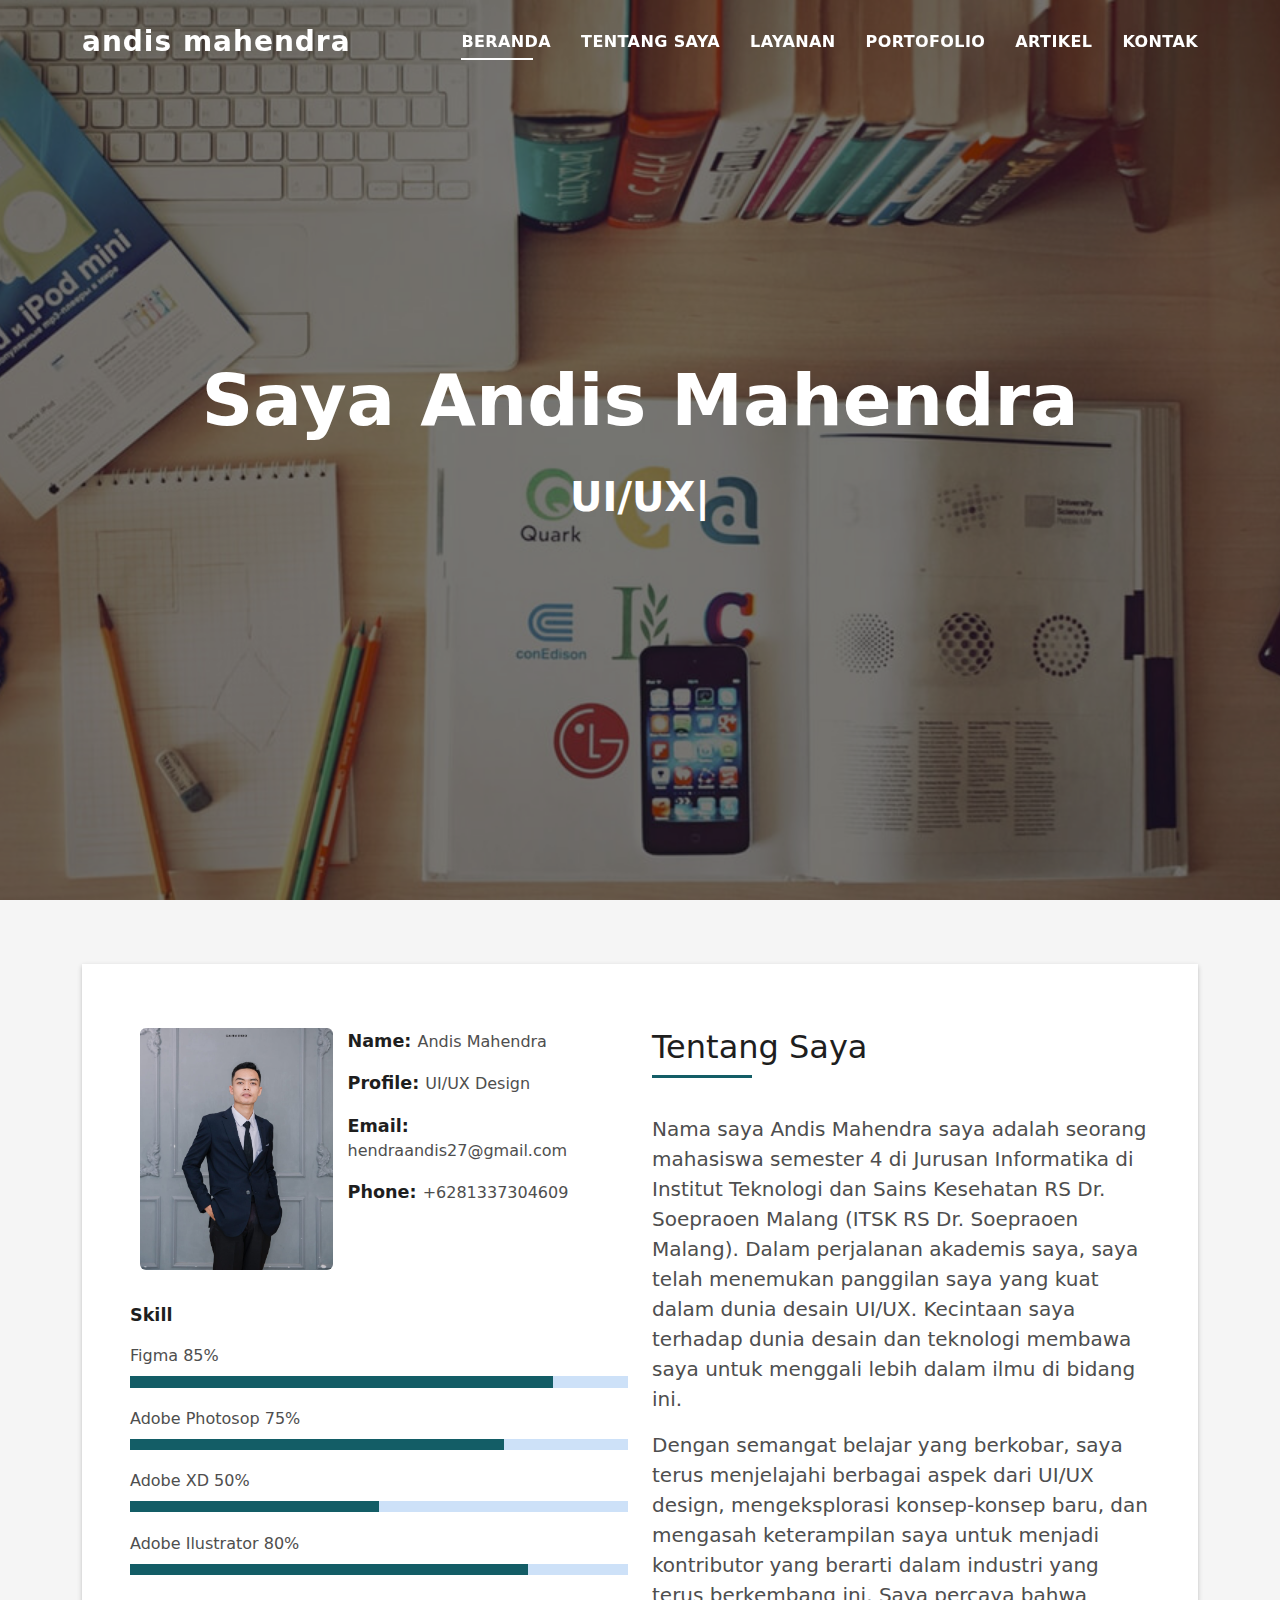
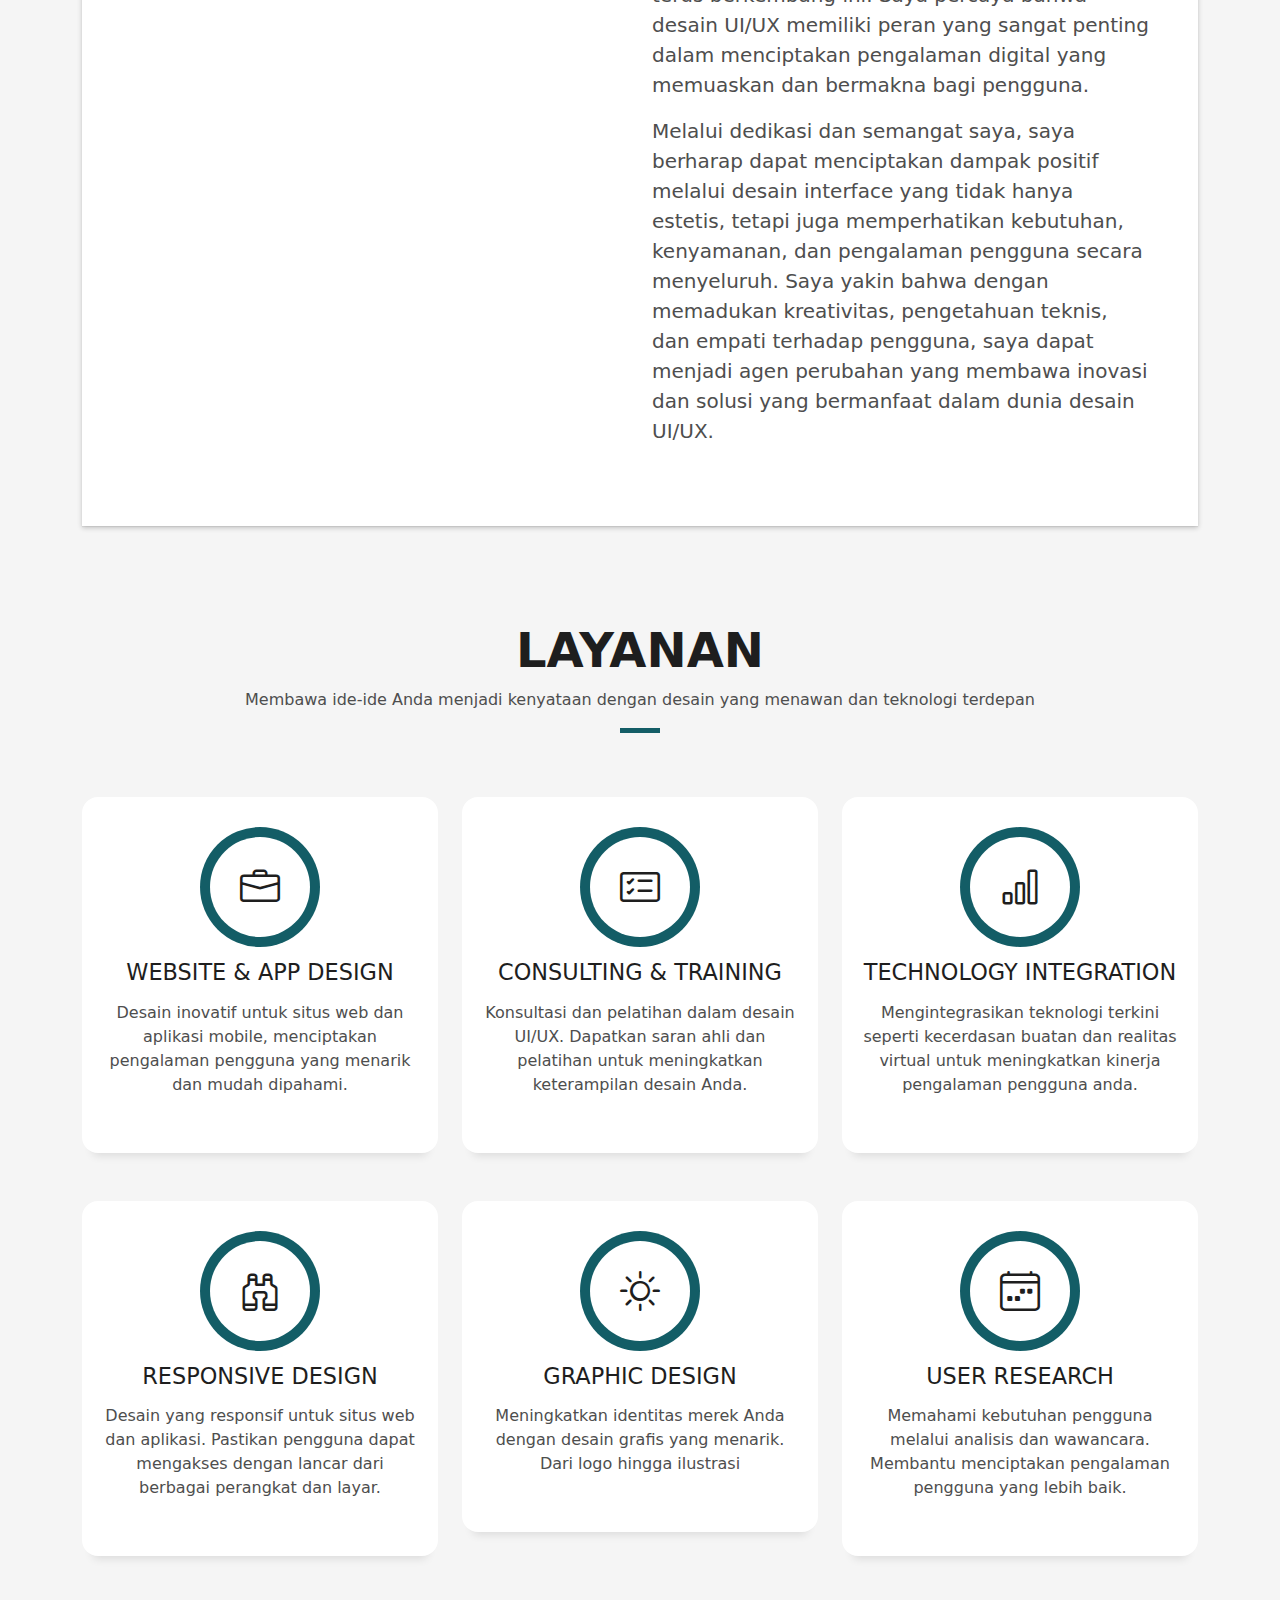
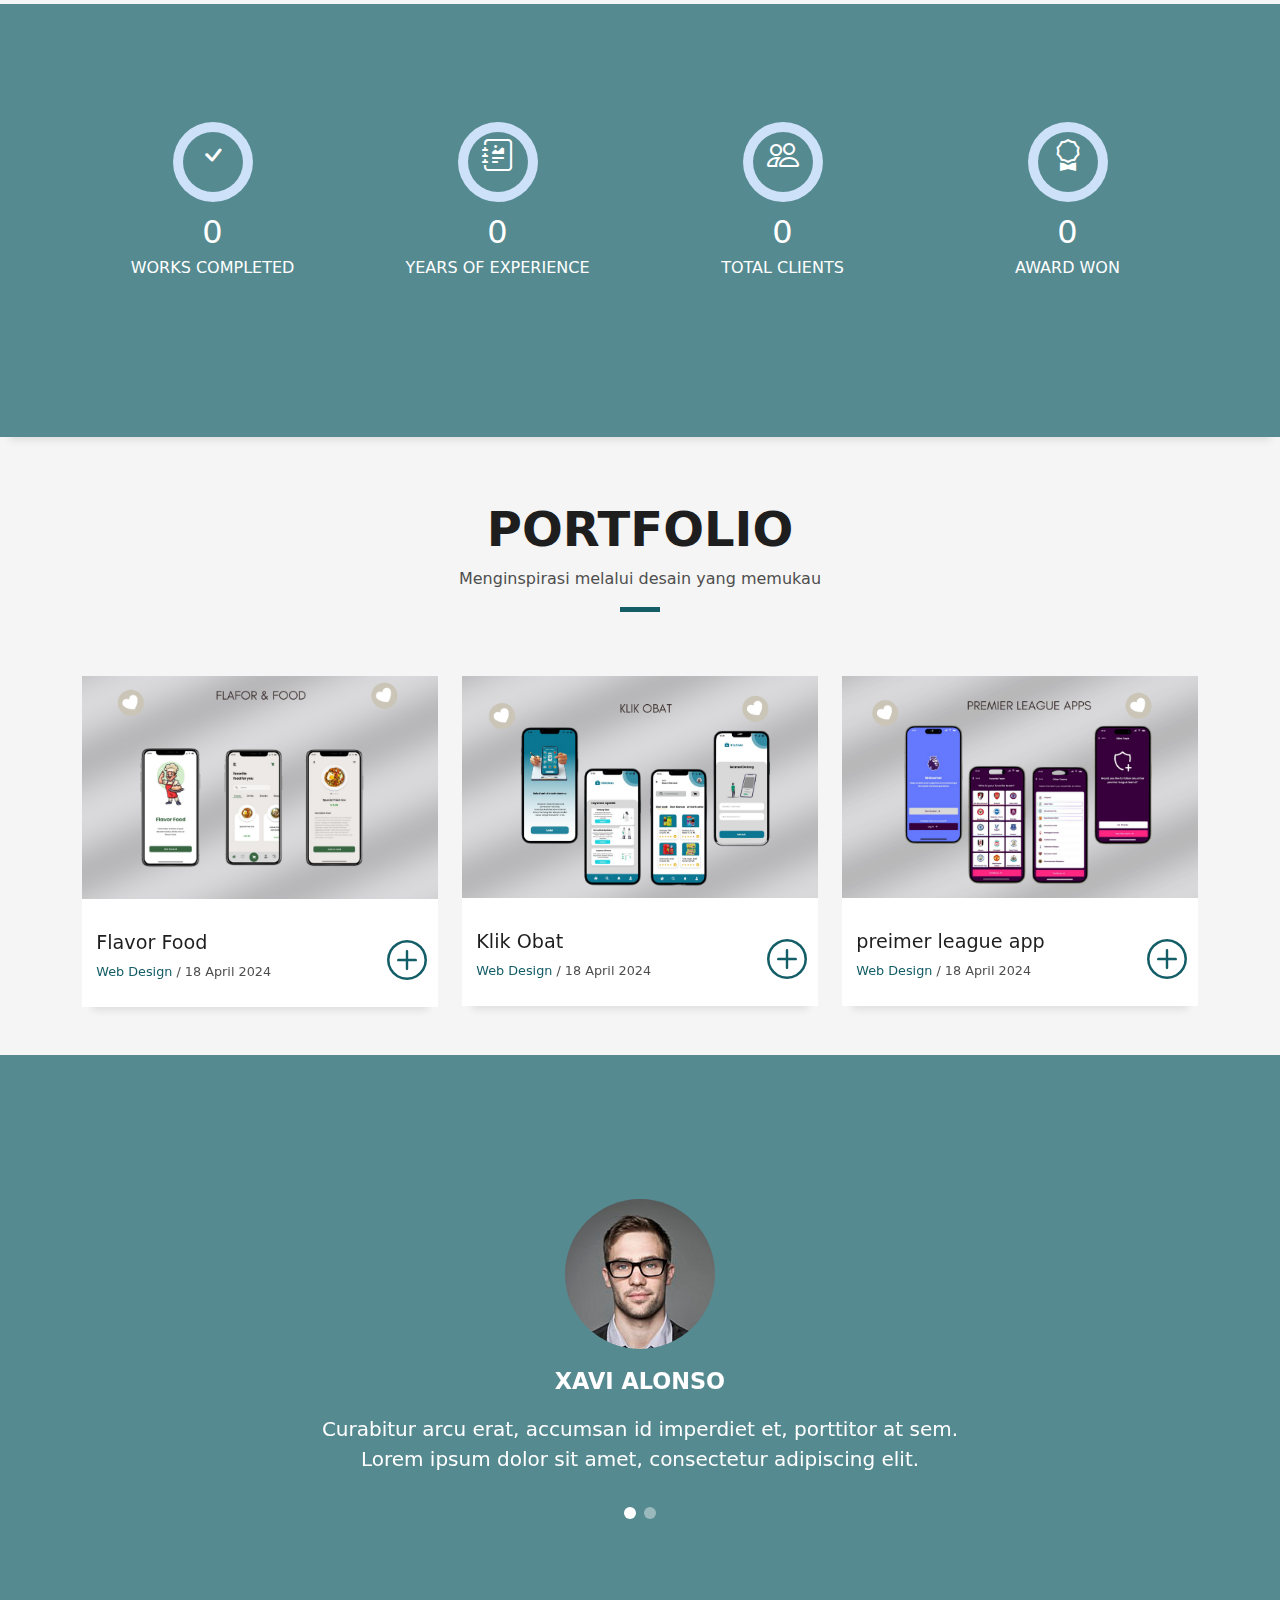
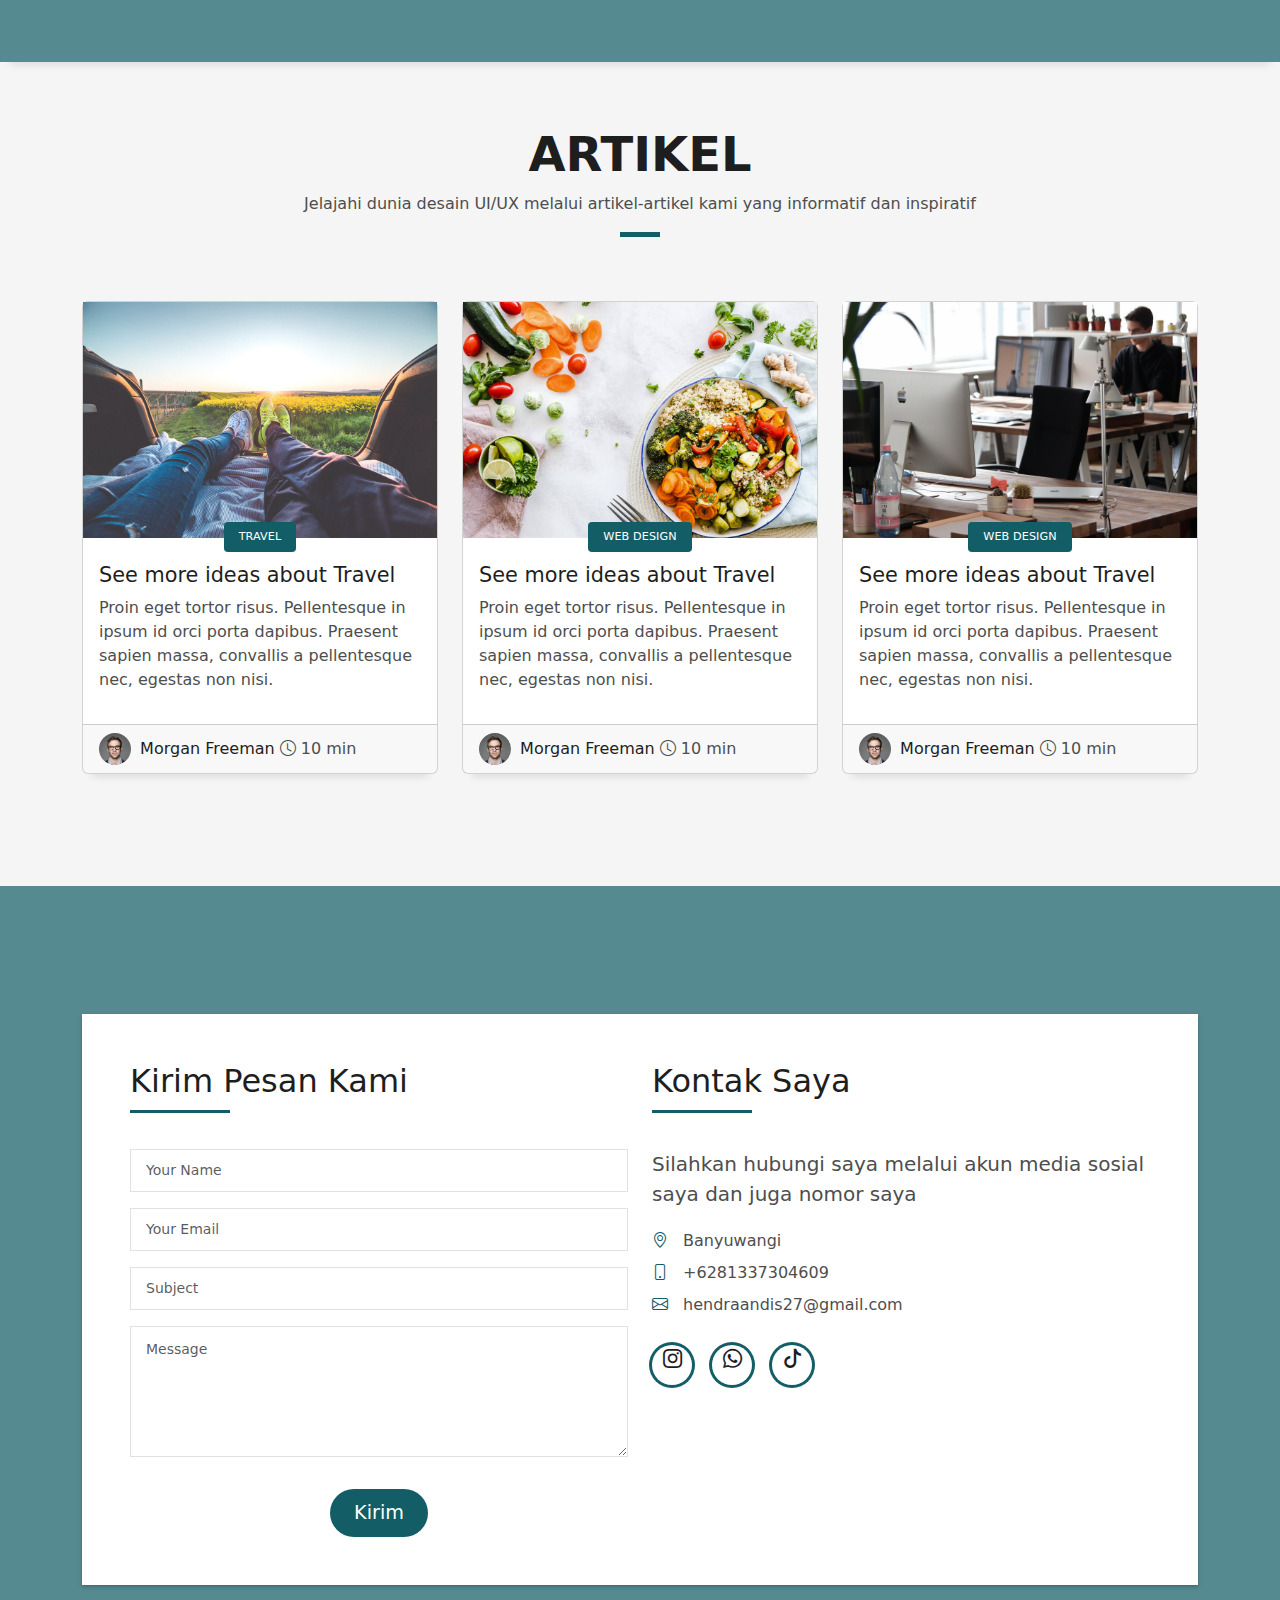
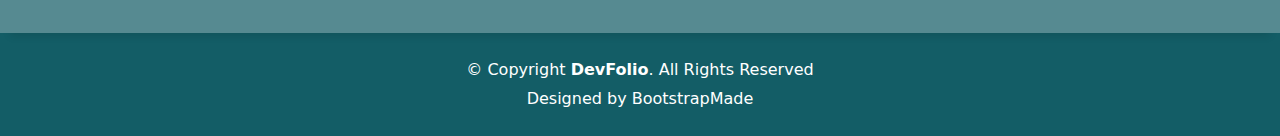
<file: index.html>
<!DOCTYPE html>
<html lang="en">

<head>
  <meta charset="utf-8">
  <meta content="width=device-width, initial-scale=1.0" name="viewport">

  <title>andis mahendra</title>
  <meta content="" name="description">
  <meta content="" name="keywords">

  <!-- Favicons -->
  <link href="assets/img/paviconandis.jpeg" rel="icon">
  <link href="assets/img/paviconandis.jpeg" rel="apple-touch-icon">

  <!-- Vendor CSS Files -->
  <link href="assets/vendor/bootstrap/css/bootstrap.min.css" rel="stylesheet">
  <link href="assets/vendor/bootstrap-icons/bootstrap-icons.css" rel="stylesheet">
  <link href="assets/vendor/glightbox/css/glightbox.min.css" rel="stylesheet">
  <link href="assets/vendor/swiper/swiper-bundle.min.css" rel="stylesheet">

  <!-- Template Main CSS File -->
  <link href="assets/css/style.css" rel="stylesheet">

  <!-- =======================================================
  * Template Name: DevFolio
  * Template URL: https://bootstrapmade.com/devfolio-bootstrap-portfolio-html-template/
  * Updated: Mar 17 2024 with Bootstrap v5.3.3
  * Author: BootstrapMade.com
  * License: https://bootstrapmade.com/license/
  ======================================================== -->
</head>

<body> 

  <!-- ======= Header ======= -->
  <header id="header" class="fixed-top">
    <div class="container d-flex align-items-center justify-content-between">

      <h1 class="logo"><a href="index.html">andis mahendra</a></h1>
      <!-- Uncomment below if you prefer to use an image logo -->
      <!-- <a href="index.html" class="logo"><img src="assets/img/logo.png" alt="" class="img-fluid"></a>-->

      <nav id="navbar" class="navbar">
        <ul>
          <li><a class="nav-link scrollto active" href="#hero">Beranda</a></li>
          <li><a class="nav-link scrollto" href="#about">Tentang Saya</a></li>
          <li><a class="nav-link scrollto" href="#services">Layanan</a></li>
          <li><a class="nav-link scrollto " href="#work">Portofolio</a></li>
          <li><a class="nav-link scrollto " href="#blog">Artikel</a></li>
          <li><a class="nav-link scrollto" href="#contact">Kontak</a></li>
          <!-- <li class="dropdown"><a href="#"><span>Drop Down</span> <i class="bi bi-chevron-down"></i></a>
            <ul>
              <li><a href="#">Drop Down 1</a></li>
              <li class="dropdown"><a href="#"><span>Deep Drop Down</span> <i class="bi bi-chevron-right"></i></a>
                <ul>
                  <li><a href="#">Deep Drop Down 1</a></li>
                  <li><a href="#">Deep Drop Down 2</a></li>
                  <li><a href="#">Deep Drop Down 3</a></li>
                  <li><a href="#">Deep Drop Down 4</a></li>
                  <li><a href="#">Deep Drop Down 5</a></li>
                </ul>
              </li>
              <li><a href="#">Drop Down 2</a></li>
              <li><a href="#">Drop Down 3</a></li>
              <li><a href="#">Drop Down 4</a></li>
            </ul> -->
        <i class="bi bi-list mobile-nav-toggle"></i>
      </nav><!-- .navbar -->

    </div>
  </header><!-- End Header -->

  <!-- ======= Hero Section ======= -->
  <div id="hero" class="hero route bg-image" style="background-image: url(assets/img/work-6.jpg)">
    <div class="overlay-itro"></div>
    <div class="hero-content display-table">
      <div class="table-cell">
        <div class="container">
          <!--<p class="display-6 color-d">Hello, world!</p>-->
          <h1 class="hero-title mb-4">Saya Andis Mahendra</h1>
          <p class="hero-subtitle"><span class="typed" data-typed-items="UI/UX, Web Design, Graphic Design"></span></p>
          <!-- <p class="pt-3"><a class="btn btn-primary btn js-scroll px-4" href="#about" role="button">Learn More</a></p> -->
        </div>
      </div>
    </div>
  </div><!-- End Hero Section -->

  <main id="main">

    <!-- ======= About Section ======= -->
    <section id="about" class="about-mf sect-pt4 route">
      <div class="container">
        <div class="row">
          <div class="col-sm-12">
            <div class="box-shadow-full">
              <div class="row">
                <div class="col-md-6">
                  <div class="row">
                    <div class="col-sm-6 col-md-5">
                      <div class="about-img">
                        <img src="assets/img/andisprofil.jpg" class="img-fluid rounded b-shadow-a" alt="">
                      </div>
                    </div>
                    <div class="col-sm-6 col-md-7">
                      <div class="about-info">
                        <p><span class="title-s">Name: </span> <span>Andis Mahendra</span></p>
                        <p><span class="title-s">Profile: </span> <span>UI/UX Design</span></p>
                        <p><span class="title-s">Email: </span> <span>hendraandis27@gmail.com</span></p>
                        <p><span class="title-s">Phone: </span> <span>+6281337304609</span></p>
                      </div>
                    </div>
                  </div>
                  <div class="skill-mf">
                    <p class="title-s">Skill</p>
                    <span>Figma</span> <span class="pull-right">85%</span>
                    <div class="progress">
                      <div class="progress-bar" role="progressbar" style="width: 85%;" aria-valuenow="85" aria-valuemin="0" aria-valuemax="100"></div>
                    </div>
                    <span>Adobe Photosop</span> <span class="pull-right">75%</span>
                    <div class="progress">
                      <div class="progress-bar" role="progressbar" style="width: 75%" aria-valuenow="75" aria-valuemin="0" aria-valuemax="100"></div>
                    </div>
                    <span>Adobe XD</span> <span class="pull-right">50%</span>
                    <div class="progress">
                      <div class="progress-bar" role="progressbar" style="width: 50%" aria-valuenow="50" aria-valuemin="0" aria-valuemax="100"></div>
                    </div>
                    <span></span>Adobe Ilustrator <span class="pull-right">80%</span>
                    <div class="progress">
                      <div class="progress-bar" role="progressbar" style="width: 80%" aria-valuenow="90" aria-valuemin="0" aria-valuemax="100"></div>
                    </div>
                  </div>
                </div>
                <div class="col-md-6">
                  <div class="about-me pt-4 pt-md-0">
                    <div class="title-box-2">
                      <h5 class="title-left">
                        Tentang Saya 
                      </h5>
                    </div>
                    <p class="lead">
                      Nama saya Andis Mahendra saya adalah seorang mahasiswa semester 4 di Jurusan Informatika di Institut Teknologi dan Sains Kesehatan RS Dr. Soepraoen Malang (ITSK RS Dr. Soepraoen Malang). Dalam perjalanan akademis saya, saya telah menemukan panggilan saya yang kuat dalam dunia desain UI/UX. Kecintaan saya terhadap dunia desain dan teknologi membawa saya untuk menggali lebih dalam ilmu di bidang ini.
                    </p>
                    <p class="lead">
                      Dengan semangat belajar yang berkobar, saya terus menjelajahi berbagai aspek dari UI/UX design, mengeksplorasi konsep-konsep baru, dan mengasah keterampilan saya untuk menjadi kontributor yang berarti dalam industri yang terus berkembang ini. Saya percaya bahwa desain UI/UX memiliki peran yang sangat penting dalam menciptakan pengalaman digital yang memuaskan dan bermakna bagi pengguna.
                    </p>
                    <p class="lead">
                      Melalui dedikasi dan semangat saya, saya berharap dapat menciptakan dampak positif melalui desain interface yang tidak hanya estetis, tetapi juga memperhatikan kebutuhan, kenyamanan, dan pengalaman pengguna secara menyeluruh. Saya yakin bahwa dengan memadukan kreativitas, pengetahuan teknis, dan empati terhadap pengguna, saya dapat menjadi agen perubahan yang membawa inovasi dan solusi yang bermanfaat dalam dunia desain UI/UX.
                    </p>
                  </div>
                </div>
              </div>
            </div>
          </div>
        </div>
      </div>
    </section><!-- End About Section -->

    <!-- ======= Services Section ======= -->
    <section id="services" class="services-mf pt-5 route">
      <div class="container">
        <div class="row">
          <div class="col-sm-12">
            <div class="title-box text-center">
              <h3 class="title-a">
                Layanan
              </h3>
              <p class="subtitle-a">
                Membawa ide-ide Anda menjadi kenyataan dengan desain yang menawan dan teknologi terdepan
              </p>
              <div class="line-mf"></div>
            </div>
          </div>
        </div>
        <div class="row">
          <div class="col-md-4">
            <div class="service-box">
              <div class="service-ico">
                <span class="ico-circle"><i class="bi bi-briefcase"></i></span>
              </div>
              <div class="service-content">
                <h2 class="s-title">Website & App Design</h2>
                <p class="s-description text-center">
                  Desain inovatif untuk situs web dan aplikasi mobile, menciptakan pengalaman pengguna yang menarik dan mudah dipahami.
                </p>
              </div>
            </div>
          </div>
          <div class="col-md-4">
            <div class="service-box">
              <div class="service-ico">
                <span class="ico-circle"><i class="bi bi-card-checklist"></i></span>
              </div>
              <div class="service-content">
                <h2 class="s-title">Consulting & Training</h2>
                <p class="s-description text-center">
                  Konsultasi dan pelatihan dalam desain UI/UX. Dapatkan saran ahli dan pelatihan untuk meningkatkan keterampilan desain Anda.
                </p>
              </div>
            </div>
          </div>
          <div class="col-md-4">
            <div class="service-box">
              <div class="service-ico">
                <span class="ico-circle"><i class="bi bi-bar-chart"></i></span>
              </div>
              <div class="service-content">
                <h2 class="s-title">Technology Integration</h2>
                <p class="s-description text-center">
                  Mengintegrasikan teknologi terkini seperti kecerdasan buatan dan realitas virtual untuk meningkatkan kinerja pengalaman pengguna anda.
                </p>
              </div>
            </div>
          </div>
          <div class="col-md-4">
            <div class="service-box">
              <div class="service-ico">
                <span class="ico-circle"><i class="bi bi-binoculars"></i></span>
              </div>
              <div class="service-content">
                <h2 class="s-title">Responsive Design</h2>
                <p class="s-description text-center">
                  Desain yang responsif untuk situs web dan aplikasi. Pastikan pengguna dapat mengakses dengan lancar dari berbagai perangkat dan layar.
                </p>
              </div>
            </div>
          </div>
          <div class="col-md-4">
            <div class="service-box">
              <div class="service-ico">
                <span class="ico-circle"><i class="bi bi-brightness-high"></i></span>
              </div>
              <div class="service-content">
                <h2 class="s-title">Graphic Design</h2>
                <p class="s-description text-center">
                  Meningkatkan identitas merek Anda dengan desain grafis yang menarik. Dari logo hingga ilustrasi
                </p>
              </div>
            </div>
          </div>
          <div class="col-md-4">
            <div class="service-box">
              <div class="service-ico">
                <span class="ico-circle"><i class="bi bi-calendar4-week"></i></span>
              </div>
              <div class="service-content">
                <h2 class="s-title">User Research</h2>
                <p class="s-description text-center">
                  Memahami kebutuhan pengguna melalui analisis dan wawancara. Membantu menciptakan pengalaman pengguna yang lebih baik.
                </p>
              </div>
            </div>
          </div>
        </div>
      </div> 
    </section><!-- End Services Section -->

    <!-- ======= Counter Section ======= -->
    <div class="section-counter paralax-mf bg-image" style="background-image: url(assets/img/counters-bg.jpg)">
      <div class="overlay-mf"></div>
      <div class="container position-relative">
        <div class="row">
          <div class="col-sm-3 col-lg-3">
            <div class="counter-box counter-box pt-4 pt-md-0">
              <div class="counter-ico">
                <span class="ico-circle"><i class="bi bi-check"></i></span>
              </div>
              <div class="counter-num">
                <p data-purecounter-start="0" data-purecounter-end="450" data-purecounter-duration="1" class="counter purecounter"></p>
                <span class="counter-text">WORKS COMPLETED</span>
              </div>
            </div>
          </div>
          <div class="col-sm-3 col-lg-3">
            <div class="counter-box pt-4 pt-md-0">
              <div class="counter-ico">
                <span class="ico-circle"><i class="bi bi-journal-richtext"></i></span>
              </div>
              <div class="counter-num">
                <p data-purecounter-start="0" data-purecounter-end="25" data-purecounter-duration="1" class="counter purecounter"></p>
                <span class="counter-text">YEARS OF EXPERIENCE</span>
              </div>
            </div>
          </div>
          <div class="col-sm-3 col-lg-3">
            <div class="counter-box pt-4 pt-md-0">
              <div class="counter-ico">
                <span class="ico-circle"><i class="bi bi-people"></i></span>
              </div>
              <div class="counter-num">
                <p data-purecounter-start="0" data-purecounter-end="550" data-purecounter-duration="1" class="counter purecounter"></p>
                <span class="counter-text">TOTAL CLIENTS</span>
              </div>
            </div>
          </div>
          <div class="col-sm-3 col-lg-3">
            <div class="counter-box pt-4 pt-md-0">
              <div class="counter-ico">
                <span class="ico-circle"><i class="bi bi-award"></i></span>
              </div>
              <div class="counter-num">
                <p data-purecounter-start="0" data-purecounter-end="48" data-purecounter-duration="1" class="counter purecounter"></p>
                <span class="counter-text">AWARD WON</span>
              </div>
            </div>
          </div>
        </div>
      </div>
    </div><!-- End Counter Section -->

    <!-- ======= Portfolio Section ======= -->
    <section id="work" class="portfolio-mf sect-pt4 route">
      <div class="container">
        <div class="row">
          <div class="col-sm-12">
            <div class="title-box text-center">
              <h3 class="title-a">
                Portfolio
              </h3>
              <p class="subtitle-a">
                Menginspirasi melalui desain yang memukau
              </p>
              <div class="line-mf"></div>
            </div>
          </div>
        </div>
        <div class="row">
          <div class="col-md-4">
            <div class="work-box">
              <a href="assets/img/Foods.png" data-gallery="portfolioGallery" class="portfolio-lightbox">
                <div class="work-img">
                  <img src="assets/img/Foods.png" alt="" class="img-fluid">
                </div>
              </a>
              <div class="work-content">
                <div class="row">
                  <div class="col-sm-8">
                    <h2 class="w-title">Flavor Food</h2>
                    <div class="w-more">
                      <span class="w-ctegory">Web Design</span> / <span class="w-date">18 April 2024</span>
                    </div>
                  </div>
                  <div class="col-sm-4">
                    <div class="w-like">
                      <a href="portfolio-details.html"> <span class="bi bi-plus-circle"></span></a>
                    </div>
                  </div>
                </div>
              </div>
            </div>
          </div>
          <div class="col-md-4">
            <div class="work-box">
              <a href="assets/img/klik obat.png" data-gallery="portfolioGallery" class="portfolio-lightbox">
                <div class="work-img">
                  <img src="assets/img/klik obat.png" alt="" class="img-fluid">
                </div>
              </a>
              <div class="work-content">
                <div class="row">
                  <div class="col-sm-8">
                    <h2 class="w-title">Klik Obat</h2>
                    <div class="w-more">
                      <span class="w-ctegory">Web Design</span> / <span class="w-date">18 April 2024</span>
                    </div>
                  </div>
                  <div class="col-sm-4">
                    <div class="w-like">
                      <a href="portfolio-details.html"> <span class="bi bi-plus-circle"></span></a>
                    </div>
                  </div>
                </div>
              </div>
            </div>
          </div>
          <div class="col-md-4">
            <div class="work-box">
              <a href="assets/img/premier league.png" data-gallery="portfolioGallery" class="portfolio-lightbox">
                <div class="work-img">
                  <img src="assets/img/premier league.png" alt="" class="img-fluid">
                </div>
              </a>
              <div class="work-content">
                <div class="row">
                  <div class="col-sm-8">
                    <h2 class="w-title">preimer league app</h2>
                    <div class="w-more">
                      <span class="w-ctegory">Web Design</span> / <span class="w-date">18 April 2024</span>
                    </div>
                  </div>
                  <div class="col-sm-4">
                    <div class="w-like">
                      <a href="portfolio-details.html"> <span class="bi bi-plus-circle"></span></a>
                    </div>
                  </div>
                </div>
              </div>
            </div>
          </div>

        </div>
      </div>
    </section><!-- End Portfolio Section -->

    <!-- ======= Testimonials Section ======= -->
    <div class="testimonials paralax-mf bg-image" style="background-image: url(assets/img/overlay-bg.jpg)">
      <div class="overlay-mf"></div>
      <div class="container">
        <div class="row">
          <div class="col-md-12">

            <div class="testimonials-slider swiper" data-aos="fade-up" data-aos-delay="100">
              <div class="swiper-wrapper">

                <div class="swiper-slide">
                  <div class="testimonial-box">
                    <div class="author-test">
                      <img src="assets/img/testimonial-2.jpg" alt="" class="rounded-circle b-shadow-a">
                      <span class="author">Xavi Alonso</span>
                    </div>
                    <div class="content-test">
                      <p class="description lead">
                        Curabitur arcu erat, accumsan id imperdiet et, porttitor at sem. Lorem ipsum dolor sit amet,
                        consectetur adipiscing elit.
                      </p>
                    </div>
                  </div>
                </div><!-- End testimonial item -->

                <div class="swiper-slide">
                  <div class="testimonial-box">
                    <div class="author-test">
                      <img src="assets/img/testimonial-4.jpg" alt="" class="rounded-circle b-shadow-a">
                      <span class="author">Marta Socrate</span>
                    </div>
                    <div class="content-test">
                      <p class="description lead">
                        Curabitur arcu erat, accumsan id imperdiet et, porttitor at sem. Lorem ipsum dolor sit amet,
                        consectetur adipiscing elit.
                      </p>
                    </div>
                  </div>
                </div><!-- End testimonial item -->
              </div>
              <div class="swiper-pagination"></div>
            </div>

            <!-- <div id="testimonial-mf" class="owl-carousel owl-theme">
          
        </div> -->
          </div>
        </div>
      </div>
    </div><!-- End Testimonials Section -->

    <!-- ======= Blog Section ======= -->
    <section id="blog" class="blog-mf sect-pt4 route">
      <div class="container">
        <div class="row">
          <div class="col-sm-12">
            <div class="title-box text-center">
              <h3 class="title-a">
                Artikel
              </h3>
              <p class="subtitle-a">
                Jelajahi dunia desain UI/UX melalui artikel-artikel kami yang informatif dan inspiratif
              </p>
              <div class="line-mf"></div>
            </div>
          </div>
        </div>
        <div class="row">
          <div class="col-md-4">
            <div class="card card-blog">
              <div class="card-img">
                <a href="blog-single.html"><img src="assets/img/post-1.jpg" alt="" class="img-fluid"></a>
              </div>
              <div class="card-body">
                <div class="card-category-box">
                  <div class="card-category">
                    <h6 class="category">Travel</h6>
                  </div>
                </div>
                <h3 class="card-title"><a href="blog-single.html">See more ideas about Travel</a></h3>
                <p class="card-description">
                  Proin eget tortor risus. Pellentesque in ipsum id orci porta dapibus. Praesent sapien massa, convallis
                  a pellentesque nec,
                  egestas non nisi.
                </p>
              </div>
              <div class="card-footer">
                <div class="post-author">
                  <a href="#">
                    <img src="assets/img/testimonial-2.jpg" alt="" class="avatar rounded-circle">
                    <span class="author">Morgan Freeman</span>
                  </a>
                </div>
                <div class="post-date">
                  <span class="bi bi-clock"></span> 10 min
                </div>
              </div>
            </div>
          </div>
          <div class="col-md-4">
            <div class="card card-blog">
              <div class="card-img">
                <a href="blog-single.html"><img src="assets/img/post-2.jpg" alt="" class="img-fluid"></a>
              </div>
              <div class="card-body">
                <div class="card-category-box">
                  <div class="card-category">
                    <h6 class="category">Web Design</h6>
                  </div>
                </div>
                <h3 class="card-title"><a href="blog-single.html">See more ideas about Travel</a></h3>
                <p class="card-description">
                  Proin eget tortor risus. Pellentesque in ipsum id orci porta dapibus. Praesent sapien massa, convallis
                  a pellentesque nec,
                  egestas non nisi.
                </p>
              </div>
              <div class="card-footer">
                <div class="post-author">
                  <a href="#">
                    <img src="assets/img/testimonial-2.jpg" alt="" class="avatar rounded-circle">
                    <span class="author">Morgan Freeman</span>
                  </a>
                </div>
                <div class="post-date">
                  <span class="bi bi-clock"></span> 10 min
                </div>
              </div>
            </div>
          </div>
          <div class="col-md-4">
            <div class="card card-blog">
              <div class="card-img">
                <a href="blog-single.html"><img src="assets/img/post-3.jpg" alt="" class="img-fluid"></a>
              </div>
              <div class="card-body">
                <div class="card-category-box">
                  <div class="card-category">
                    <h6 class="category">Web Design</h6>
                  </div>
                </div>
                <h3 class="card-title"><a href="blog-single.html">See more ideas about Travel</a></h3>
                <p class="card-description">
                  Proin eget tortor risus. Pellentesque in ipsum id orci porta dapibus. Praesent sapien massa, convallis
                  a pellentesque nec,
                  egestas non nisi.
                </p>
              </div>
              <div class="card-footer">
                <div class="post-author">
                  <a href="#">
                    <img src="assets/img/testimonial-2.jpg" alt="" class="avatar rounded-circle">
                    <span class="author">Morgan Freeman</span>
                  </a>
                </div>
                <div class="post-date">
                  <span class="bi bi-clock"></span> 10 min
                </div>
              </div>
            </div>
          </div>
        </div>
      </div>
    </section><!-- End Blog Section -->

    <!-- ======= Contact Section ======= -->
    <section id="contact" class="paralax-mf footer-paralax bg-image sect-mt4 route" style="background-image: url(assets/img/overlay-bg.jpg)">
      <div class="overlay-mf"></div>
      <div class="container">
        <div class="row">
          <div class="col-sm-12">
            <div class="contact-mf">
              <div id="contact" class="box-shadow-full">
                <div class="row">
                  <div class="col-md-6">
                    <div class="title-box-2">
                      <h5 class="title-left">
                        Kirim Pesan Kami
                      </h5>
                    </div>
                    <div>
                      <form action="forms/contact.php" method="post" role="form" class="php-email-form">
                        <div class="row">
                          <div class="col-md-12 mb-3">
                            <div class="form-group">
                              <input type="text" name="name" class="form-control" id="name" placeholder="Your Name" required>
                            </div>
                          </div>
                          <div class="col-md-12 mb-3">
                            <div class="form-group">
                              <input type="email" class="form-control" name="email" id="email" placeholder="Your Email" required>
                            </div>
                          </div>
                          <div class="col-md-12 mb-3">
                            <div class="form-group">
                              <input type="text" class="form-control" name="subject" id="subject" placeholder="Subject" required>
                            </div>
                          </div>
                          <div class="col-md-12">
                            <div class="form-group">
                              <textarea class="form-control" name="message" rows="5" placeholder="Message" required></textarea>
                            </div>
                          </div>
                          <div class="col-md-12 text-center my-3">
                            <div class="loading">Loading</div>
                            <div class="error-message"></div>
                            <div class="sent-message">Your message has been sent. Thank you!</div>
                          </div>
                          <div class="col-md-12 text-center">
                            <button type="submit" class="button button-a button-big button-rouded">Kirim</button>
                          </div>
                        </div>
                      </form>
                    </div>
                  </div>
                  <div class="col-md-6">
                    <div class="title-box-2 pt-4 pt-md-0">
                      <h5 class="title-left">
                        Kontak Saya 
                      </h5>
                    </div>
                    <div class="more-info">
                      <p class="lead">
                        Silahkan hubungi saya melalui akun media sosial saya dan juga nomor saya
                      </p>
                      <ul class="list-ico">
                        <li><span class="bi bi-geo-alt"></span> Banyuwangi</li>
                        <li><span class="bi bi-phone"></span> +6281337304609</li>
                        <li><span class="bi bi-envelope"></span> hendraandis27@gmail.com</li>
                      </ul>
                    </div>
                    <div class="socials">
                      <ul>
                        <li><a href="https://www.instagram.com/mhndra.andis/"><span class="ico-circle"><i class="bi bi-instagram"></i></span></a></li>
                        <li><a href="https://wa.me/qr/PO4PEKDZK467F1"><span class="ico-circle"><i class="bi bi-whatsapp"></i></span></a></li>
                        <li><a href="https://www.tiktok.com/@mhndra.andis?_t=8ld4XFtF4Aq&_r=1"><span class="ico-circle"><i class="bi bi-tiktok"></i></span></a></li>
                      </ul>
                    </div>
                  </div>
                </div>
              </div>
            </div>
          </div>
        </div>
      </div>
    </section><!-- End Contact Section -->

  </main><!-- End #main -->

  <!-- ======= Footer ======= -->
  <footer>
    <div class="container">
      <div class="row">
        <div class="col-sm-12">
          <div class="copyright-box">
            <p class="copyright">&copy; Copyright <strong>DevFolio</strong>. All Rights Reserved</p>
            <div class="credits">
              <!--
              All the links in the footer should remain intact.
              You can delete the links only if you purchased the pro version.
              Licensing information: https://bootstrapmade.com/license/
              Purchase the pro version with working PHP/AJAX contact form: https://bootstrapmade.com/buy/?theme=DevFolio
            -->
              Designed by <a href="https://bootstrapmade.com/">BootstrapMade</a>
            </div>
          </div>
        </div>
      </div>
    </div>
  </footer><!-- End  Footer -->

  <div id="preloader"></div>
  <a href="#" class="back-to-top d-flex align-items-center justify-content-center"><i class="bi bi-arrow-up-short"></i></a>

  <!-- Vendor JS Files -->
  <script src="assets/vendor/purecounter/purecounter_vanilla.js"></script>
  <script src="assets/vendor/bootstrap/js/bootstrap.bundle.min.js"></script>
  <script src="assets/vendor/glightbox/js/glightbox.min.js"></script>
  <script src="assets/vendor/swiper/swiper-bundle.min.js"></script>
  <script src="assets/vendor/typed.js/typed.umd.js"></script>
  <script src="assets/vendor/php-email-form/validate.js"></script>

  <!-- Template Main JS File -->
  <script src="assets/js/main.js"></script>

</body>

</html>
</file>
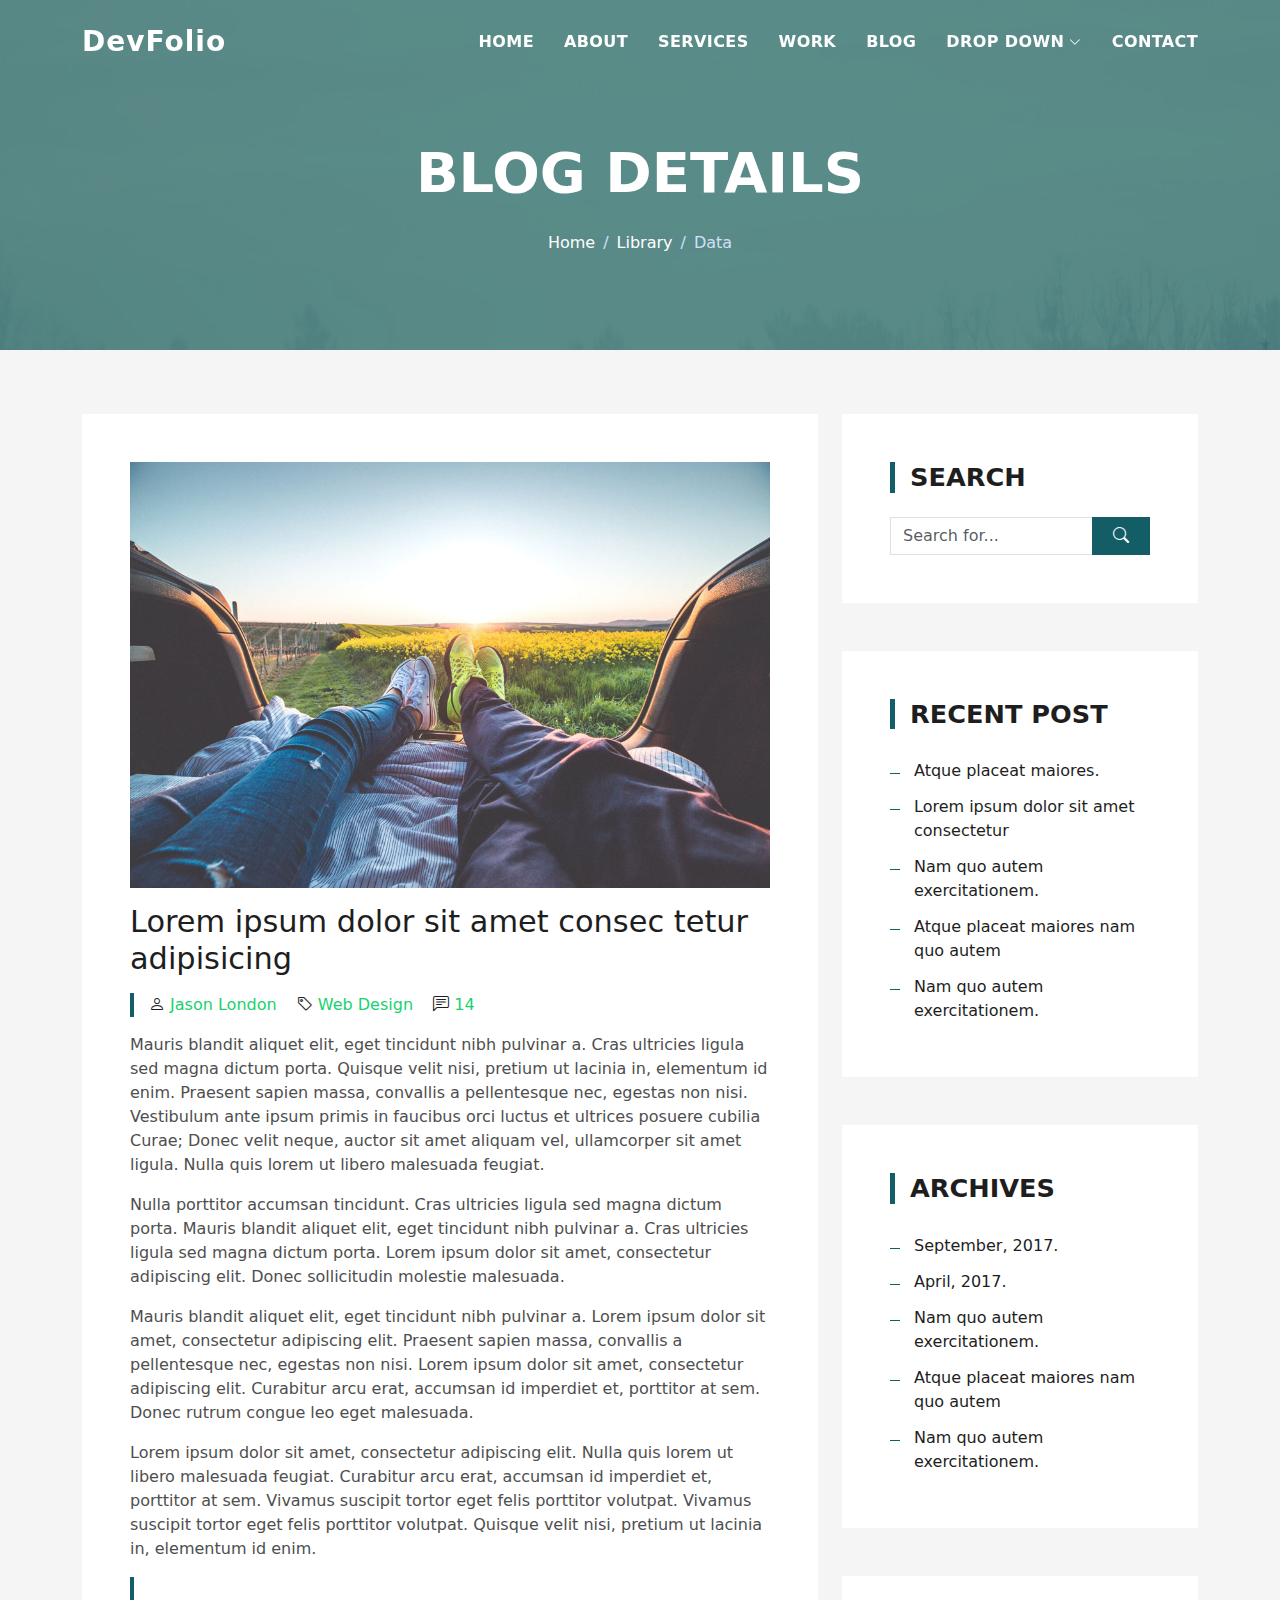
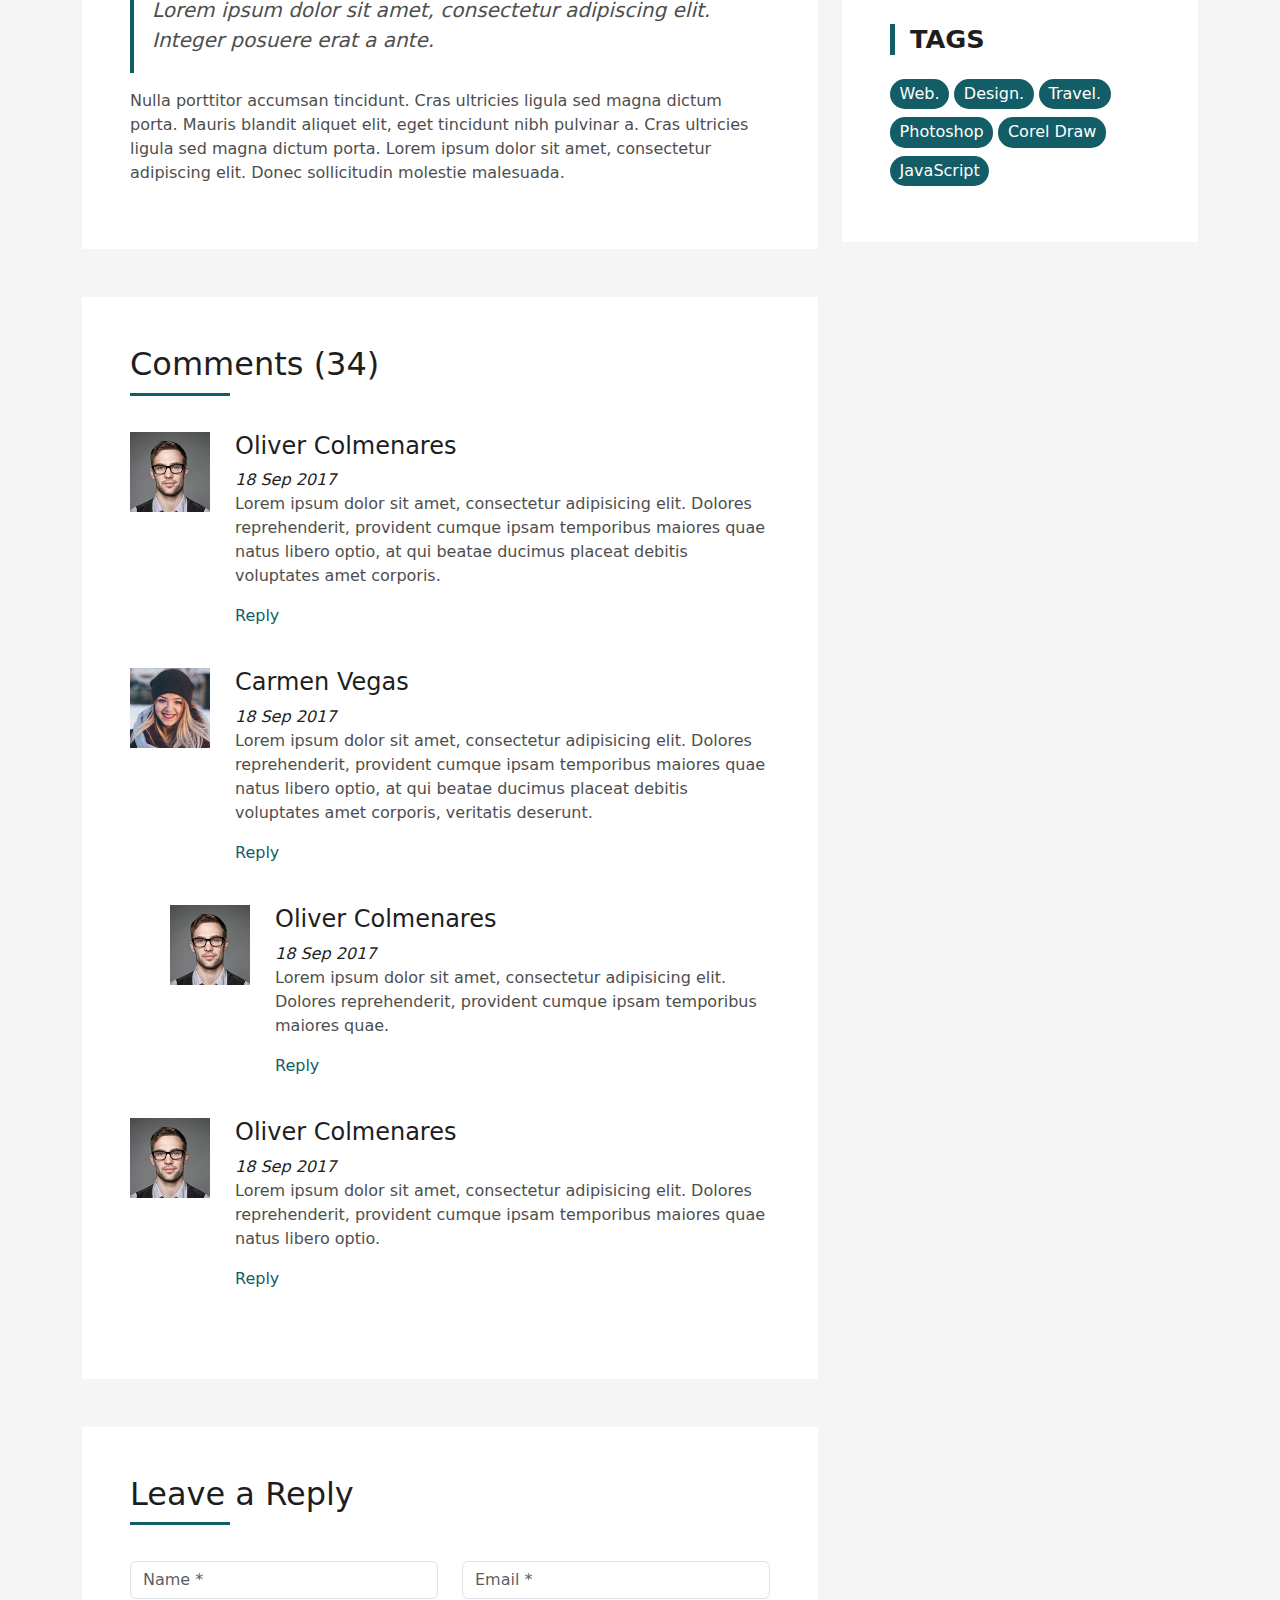
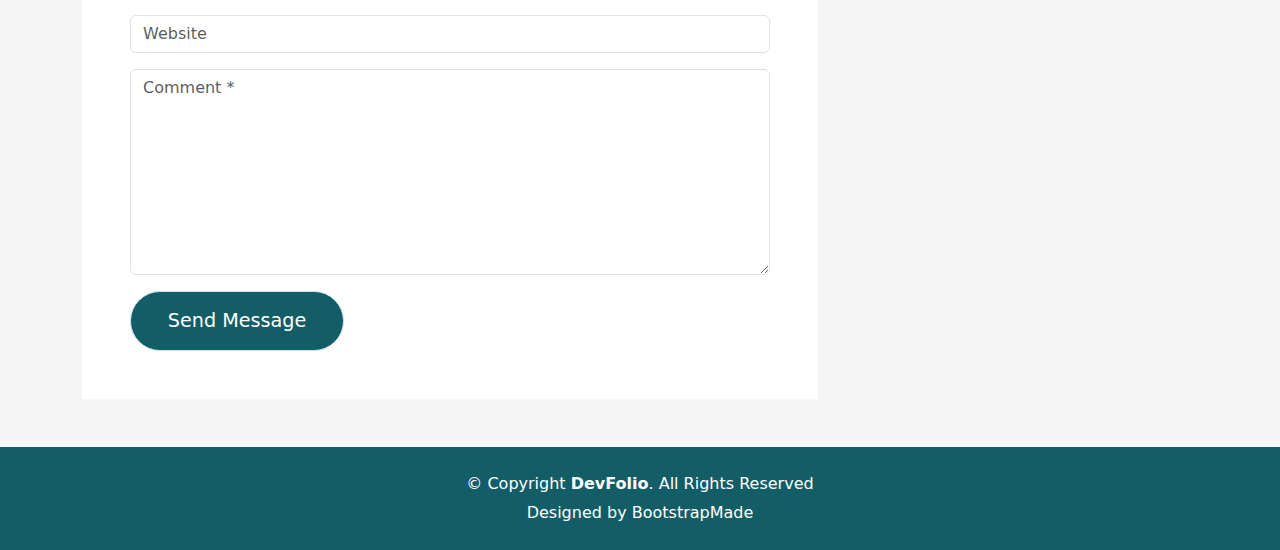
<file: blog-single.html>
<!DOCTYPE html>
<html lang="en">

<head>
  <meta charset="utf-8">
  <meta content="width=device-width, initial-scale=1.0" name="viewport">

  <title>andis mahendra - Blog Single</title>
  <meta content="" name="description">
  <meta content="" name="keywords">

  <!-- Favicons -->
  <link href="assets/img/paviconandis.jpeg" rel="icon">
  <link href="assets/img/paviconandis.jpeg" rel="apple-touch-icon">

  <!-- Vendor CSS Files -->
  <link href="assets/vendor/bootstrap/css/bootstrap.min.css" rel="stylesheet">
  <link href="assets/vendor/bootstrap-icons/bootstrap-icons.css" rel="stylesheet">
  <link href="assets/vendor/glightbox/css/glightbox.min.css" rel="stylesheet">
  <link href="assets/vendor/swiper/swiper-bundle.min.css" rel="stylesheet">

  <!-- Template Main CSS File -->
  <link href="assets/css/style.css" rel="stylesheet">

  <!-- =======================================================
  * Template Name: DevFolio
  * Template URL: https://bootstrapmade.com/devfolio-bootstrap-portfolio-html-template/
  * Updated: Mar 17 2024 with Bootstrap v5.3.3
  * Author: BootstrapMade.com
  * License: https://bootstrapmade.com/license/
  ======================================================== -->
</head>

<body>

  <!-- ======= Header ======= -->
  <header id="header" class="fixed-top">
    <div class="container d-flex align-items-center justify-content-between">

      <h1 class="logo"><a href="index.html">DevFolio</a></h1>
      <!-- Uncomment below if you prefer to use an image logo -->
      <!-- <a href="index.html" class="logo"><img src="assets/img/logo.png" alt="" class="img-fluid"></a>-->

      <nav id="navbar" class="navbar">
        <ul>
          <li><a class="nav-link scrollto " href="#hero">Home</a></li>
          <li><a class="nav-link scrollto" href="#about">About</a></li>
          <li><a class="nav-link scrollto" href="#services">Services</a></li>
          <li><a class="nav-link scrollto " href="#work">Work</a></li>
          <li><a class="nav-link scrollto " href="#blog">Blog</a></li>
          <li class="dropdown"><a href="#"><span>Drop Down</span> <i class="bi bi-chevron-down"></i></a>
            <ul>
              <li><a href="#">Drop Down 1</a></li>
              <li class="dropdown"><a href="#"><span>Deep Drop Down</span> <i class="bi bi-chevron-right"></i></a>
                <ul>
                  <li><a href="#">Deep Drop Down 1</a></li>
                  <li><a href="#">Deep Drop Down 2</a></li>
                  <li><a href="#">Deep Drop Down 3</a></li>
                  <li><a href="#">Deep Drop Down 4</a></li>
                  <li><a href="#">Deep Drop Down 5</a></li>
                </ul>
              </li>
              <li><a href="#">Drop Down 2</a></li>
              <li><a href="#">Drop Down 3</a></li>
              <li><a href="#">Drop Down 4</a></li>
            </ul>
          </li>
          <li><a class="nav-link scrollto" href="#contact">Contact</a></li>
        </ul>
        <i class="bi bi-list mobile-nav-toggle"></i>
      </nav><!-- .navbar -->

    </div>
  </header><!-- End Header -->

  <div class="hero hero-single route bg-image" style="background-image: url(assets/img/overlay-bg.jpg)">
    <div class="overlay-mf"></div>
    <div class="hero-content display-table">
      <div class="table-cell">
        <div class="container">
          <h2 class="hero-title mb-4">Blog Details</h2>
          <ol class="breadcrumb d-flex justify-content-center">
            <li class="breadcrumb-item">
              <a href="#">Home</a>
            </li>
            <li class="breadcrumb-item">
              <a href="#">Library</a>
            </li>
            <li class="breadcrumb-item active">Data</li>
          </ol>
        </div>
      </div>
    </div>
  </div>

  <main id="main">

    <!-- ======= Blog Single Section ======= -->
    <section class="blog-wrapper sect-pt4" id="blog">
      <div class="container">
        <div class="row">
          <div class="col-md-8">
            <div class="post-box">
              <div class="post-thumb">
                <img src="assets/img/post-1.jpg" class="img-fluid" alt="">
              </div>
              <div class="post-meta">
                <h1 class="article-title">Lorem ipsum dolor sit amet consec tetur adipisicing</h1>
                <ul>
                  <li>
                    <span class="bi bi-person"></span>
                    <a href="#">Jason London</a>
                  </li>
                  <li>
                    <span class="bi bi-tag"></span>
                    <a href="#">Web Design</a>
                  </li>
                  <li>
                    <span class="bi bi-chat-left-text"></span>
                    <a href="#">14</a>
                  </li>
                </ul>
              </div>
              <div class="article-content">
                <p>
                  Mauris blandit aliquet elit, eget tincidunt nibh pulvinar a. Cras ultricies ligula sed magna dictum
                  porta. Quisque velit
                  nisi, pretium ut lacinia in, elementum id enim. Praesent sapien massa, convallis a pellentesque
                  nec, egestas non nisi. Vestibulum ante ipsum primis in faucibus orci luctus et ultrices posuere
                  cubilia Curae; Donec velit neque, auctor sit amet aliquam vel, ullamcorper sit amet ligula.
                  Nulla quis lorem ut libero malesuada feugiat.
                </p>
                <p>
                  Nulla porttitor accumsan tincidunt. Cras ultricies ligula sed magna dictum porta. Mauris blandit
                  aliquet elit, eget tincidunt
                  nibh pulvinar a. Cras ultricies ligula sed magna dictum porta. Lorem ipsum dolor sit amet,
                  consectetur adipiscing elit. Donec sollicitudin molestie malesuada.
                </p>
                <p>
                  Mauris blandit aliquet elit, eget tincidunt nibh pulvinar a. Lorem ipsum dolor sit amet, consectetur
                  adipiscing elit. Praesent
                  sapien massa, convallis a pellentesque nec, egestas non nisi. Lorem ipsum dolor sit amet,
                  consectetur adipiscing elit. Curabitur arcu erat, accumsan id imperdiet et, porttitor at
                  sem. Donec rutrum congue leo eget malesuada.
                </p>
                <p>
                  Lorem ipsum dolor sit amet, consectetur adipiscing elit. Nulla quis lorem ut libero malesuada feugiat.
                  Curabitur arcu erat,
                  accumsan id imperdiet et, porttitor at sem. Vivamus suscipit tortor eget felis porttitor
                  volutpat. Vivamus suscipit tortor eget felis porttitor volutpat. Quisque velit nisi, pretium
                  ut lacinia in, elementum id enim.
                </p>
                <blockquote class="blockquote">
                  <p class="mb-0">Lorem ipsum dolor sit amet, consectetur adipiscing elit. Integer posuere erat a ante.</p>
                </blockquote>
                <p>
                  Nulla porttitor accumsan tincidunt. Cras ultricies ligula sed magna dictum porta. Mauris blandit
                  aliquet elit, eget tincidunt
                  nibh pulvinar a. Cras ultricies ligula sed magna dictum porta. Lorem ipsum dolor sit amet,
                  consectetur adipiscing elit. Donec sollicitudin molestie malesuada.
                </p>
              </div>
            </div>
            <div class="box-comments">
              <div class="title-box-2">
                <h4 class="title-comments title-left">Comments (34)</h4>
              </div>
              <ul class="list-comments">
                <li>
                  <div class="comment-avatar">
                    <img src="assets/img/testimonial-2.jpg" alt="">
                  </div>
                  <div class="comment-details">
                    <h4 class="comment-author">Oliver Colmenares</h4>
                    <span>18 Sep 2017</span>
                    <p>
                      Lorem ipsum dolor sit amet, consectetur adipisicing elit. Dolores reprehenderit, provident cumque
                      ipsam temporibus maiores
                      quae natus libero optio, at qui beatae ducimus placeat debitis voluptates amet corporis.
                    </p>
                    <a href="3">Reply</a>
                  </div>
                </li>
                <li>
                  <div class="comment-avatar">
                    <img src="assets/img/testimonial-4.jpg" alt="">
                  </div>
                  <div class="comment-details">
                    <h4 class="comment-author">Carmen Vegas</h4>
                    <span>18 Sep 2017</span>
                    <p>
                      Lorem ipsum dolor sit amet, consectetur adipisicing elit. Dolores reprehenderit, provident cumque
                      ipsam temporibus maiores
                      quae natus libero optio, at qui beatae ducimus placeat debitis voluptates amet corporis,
                      veritatis deserunt.
                    </p>
                    <a href="3">Reply</a>
                  </div>
                </li>
                <li class="comment-children">
                  <div class="comment-avatar">
                    <img src="assets/img/testimonial-2.jpg" alt="">
                  </div>
                  <div class="comment-details">
                    <h4 class="comment-author">Oliver Colmenares</h4>
                    <span>18 Sep 2017</span>
                    <p>
                      Lorem ipsum dolor sit amet, consectetur adipisicing elit. Dolores reprehenderit, provident cumque
                      ipsam temporibus maiores
                      quae.
                    </p>
                    <a href="3">Reply</a>
                  </div>
                </li>
                <li>
                  <div class="comment-avatar">
                    <img src="assets/img/testimonial-2.jpg" alt="">
                  </div>
                  <div class="comment-details">
                    <h4 class="comment-author">Oliver Colmenares</h4>
                    <span>18 Sep 2017</span>
                    <p>
                      Lorem ipsum dolor sit amet, consectetur adipisicing elit. Dolores reprehenderit, provident cumque
                      ipsam temporibus maiores
                      quae natus libero optio.
                    </p>
                    <a href="3">Reply</a>
                  </div>
                </li>
              </ul>
            </div>
            <div class="form-comments">
              <div class="title-box-2">
                <h3 class="title-left">
                  Leave a Reply
                </h3>
              </div>
              <form class="form-mf">
                <div class="row">
                  <div class="col-md-6 mb-3">
                    <div class="form-group">
                      <input type="text" class="form-control input-mf" id="inputName" placeholder="Name *" required>
                    </div>
                  </div>
                  <div class="col-md-6 mb-3">
                    <div class="form-group">
                      <input type="email" class="form-control input-mf" id="inputEmail1" placeholder="Email *" required>
                    </div>
                  </div>
                  <div class="col-md-12 mb-3">
                    <div class="form-group">
                      <input type="url" class="form-control input-mf" id="inputUrl" placeholder="Website">
                    </div>
                  </div>
                  <div class="col-md-12 mb-3">
                    <div class="form-group">
                      <textarea id="textMessage" class="form-control input-mf" placeholder="Comment *" name="message" cols="45" rows="8" required></textarea>
                    </div>
                  </div>
                  <div class="col-md-12">
                    <button type="submit" class="button button-a button-big button-rouded">Send Message</button>
                  </div>
                </div>
              </form>
            </div>
          </div>
          <div class="col-md-4">
            <div class="widget-sidebar sidebar-search">
              <h5 class="sidebar-title">Search</h5>
              <div class="sidebar-content">
                <form>
                  <div class="input-group">
                    <input type="text" class="form-control" placeholder="Search for..." aria-label="Search for...">
                    <span class="input-group-btn">
                      <button class="btn btn-secondary btn-search" type="button">
                        <span class="bi bi-search"></span>
                      </button>
                    </span>
                  </div>
                </form>
              </div>
            </div>
            <div class="widget-sidebar">
              <h5 class="sidebar-title">Recent Post</h5>
              <div class="sidebar-content">
                <ul class="list-sidebar">
                  <li>
                    <a href="#">Atque placeat maiores.</a>
                  </li>
                  <li>
                    <a href="#">Lorem ipsum dolor sit amet consectetur</a>
                  </li>
                  <li>
                    <a href="#">Nam quo autem exercitationem.</a>
                  </li>
                  <li>
                    <a href="#">Atque placeat maiores nam quo autem</a>
                  </li>
                  <li>
                    <a href="#">Nam quo autem exercitationem.</a>
                  </li>
                </ul>
              </div>
            </div>
            <div class="widget-sidebar">
              <h5 class="sidebar-title">Archives</h5>
              <div class="sidebar-content">
                <ul class="list-sidebar">
                  <li>
                    <a href="#">September, 2017.</a>
                  </li>
                  <li>
                    <a href="#">April, 2017.</a>
                  </li>
                  <li>
                    <a href="#">Nam quo autem exercitationem.</a>
                  </li>
                  <li>
                    <a href="#">Atque placeat maiores nam quo autem</a>
                  </li>
                  <li>
                    <a href="#">Nam quo autem exercitationem.</a>
                  </li>
                </ul>
              </div>
            </div>
            <div class="widget-sidebar widget-tags">
              <h5 class="sidebar-title">Tags</h5>
              <div class="sidebar-content">
                <ul>
                  <li>
                    <a href="#">Web.</a>
                  </li>
                  <li>
                    <a href="#">Design.</a>
                  </li>
                  <li>
                    <a href="#">Travel.</a>
                  </li>
                  <li>
                    <a href="#">Photoshop</a>
                  </li>
                  <li>
                    <a href="#">Corel Draw</a>
                  </li>
                  <li>
                    <a href="#">JavaScript</a>
                  </li>
                </ul>
              </div>
            </div>
          </div>
        </div>
      </div>
    </section><!-- End Blog Single Section -->

  </main><!-- End #main -->

  <!-- ======= Footer ======= -->
  <footer>
    <div class="container">
      <div class="row">
        <div class="col-sm-12">
          <div class="copyright-box">
            <p class="copyright">&copy; Copyright <strong>DevFolio</strong>. All Rights Reserved</p>
            <div class="credits">
              <!--
              All the links in the footer should remain intact.
              You can delete the links only if you purchased the pro version.
              Licensing information: https://bootstrapmade.com/license/
              Purchase the pro version with working PHP/AJAX contact form: https://bootstrapmade.com/buy/?theme=DevFolio
            -->
              Designed by <a href="https://bootstrapmade.com/">BootstrapMade</a>
            </div>
          </div>
        </div>
      </div>
    </div>
  </footer><!-- End  Footer -->

  <div id="preloader"></div>
  <a href="#" class="back-to-top d-flex align-items-center justify-content-center"><i class="bi bi-arrow-up-short"></i></a>

  <!-- Vendor JS Files -->
  <script src="assets/vendor/purecounter/purecounter_vanilla.js"></script>
  <script src="assets/vendor/bootstrap/js/bootstrap.bundle.min.js"></script>
  <script src="assets/vendor/glightbox/js/glightbox.min.js"></script>
  <script src="assets/vendor/swiper/swiper-bundle.min.js"></script>
  <script src="assets/vendor/typed.js/typed.umd.js"></script>
  <script src="assets/vendor/php-email-form/validate.js"></script>

  <!-- Template Main JS File -->
  <script src="assets/js/main.js"></script>

</body>

</html>
</file>
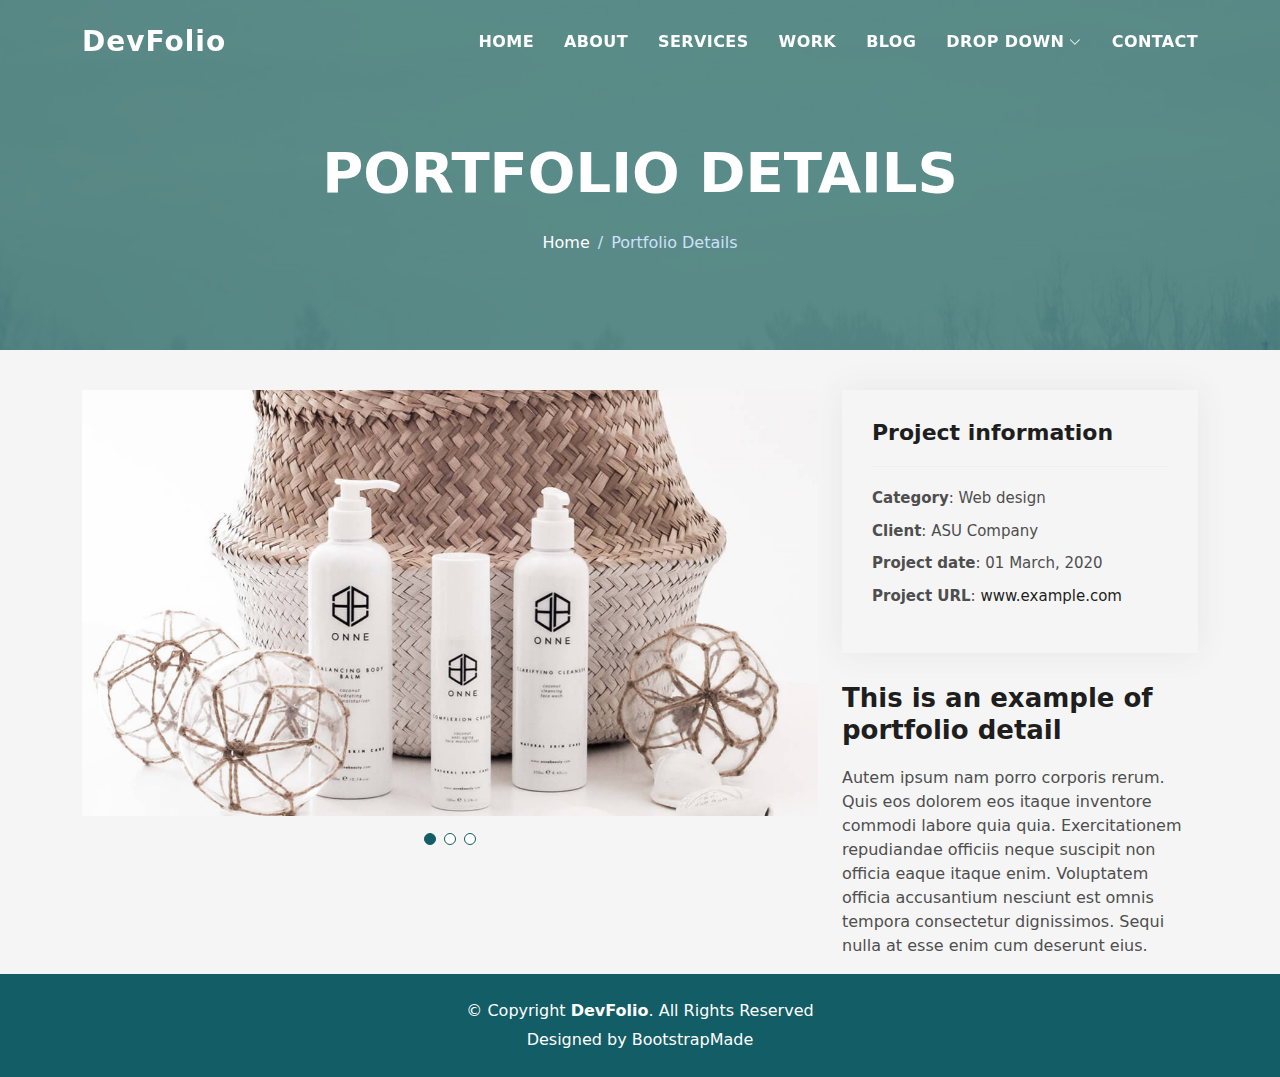
<file: portfolio-details.html>
<!DOCTYPE html>
<html lang="en">

<head>
  <meta charset="utf-8">
  <meta content="width=device-width, initial-scale=1.0" name="viewport">

  <title>DevFolio Bootstrap Portfolio Template - Portfolio Details</title>
  <meta content="" name="description">
  <meta content="" name="keywords">

  <!-- Favicons -->
  <link href="assets/img/favicon.png" rel="icon">
  <link href="assets/img/apple-touch-icon.png" rel="apple-touch-icon">

  <!-- Vendor CSS Files -->
  <link href="assets/vendor/bootstrap/css/bootstrap.min.css" rel="stylesheet">
  <link href="assets/vendor/bootstrap-icons/bootstrap-icons.css" rel="stylesheet">
  <link href="assets/vendor/glightbox/css/glightbox.min.css" rel="stylesheet">
  <link href="assets/vendor/swiper/swiper-bundle.min.css" rel="stylesheet">

  <!-- Template Main CSS File -->
  <link href="assets/css/style.css" rel="stylesheet">

  <!-- =======================================================
  * Template Name: DevFolio
  * Template URL: https://bootstrapmade.com/devfolio-bootstrap-portfolio-html-template/
  * Updated: Mar 17 2024 with Bootstrap v5.3.3
  * Author: BootstrapMade.com
  * License: https://bootstrapmade.com/license/
  ======================================================== -->
</head>

<body>

  <!-- ======= Header ======= -->
  <header id="header" class="fixed-top">
    <div class="container d-flex align-items-center justify-content-between">

      <h1 class="logo"><a href="index.html">DevFolio</a></h1>
      <!-- Uncomment below if you prefer to use an image logo -->
      <!-- <a href="index.html" class="logo"><img src="assets/img/logo.png" alt="" class="img-fluid"></a>-->

      <nav id="navbar" class="navbar">
        <ul>
          <li><a class="nav-link scrollto " href="#hero">Home</a></li>
          <li><a class="nav-link scrollto" href="#about">About</a></li>
          <li><a class="nav-link scrollto" href="#services">Services</a></li>
          <li><a class="nav-link scrollto " href="#work">Work</a></li>
          <li><a class="nav-link scrollto " href="#blog">Blog</a></li>
          <li class="dropdown"><a href="#"><span>Drop Down</span> <i class="bi bi-chevron-down"></i></a>
            <ul>
              <li><a href="#">Drop Down 1</a></li>
              <li class="dropdown"><a href="#"><span>Deep Drop Down</span> <i class="bi bi-chevron-right"></i></a>
                <ul>
                  <li><a href="#">Deep Drop Down 1</a></li>
                  <li><a href="#">Deep Drop Down 2</a></li>
                  <li><a href="#">Deep Drop Down 3</a></li>
                  <li><a href="#">Deep Drop Down 4</a></li>
                  <li><a href="#">Deep Drop Down 5</a></li>
                </ul>
              </li>
              <li><a href="#">Drop Down 2</a></li>
              <li><a href="#">Drop Down 3</a></li>
              <li><a href="#">Drop Down 4</a></li>
            </ul>
          </li>
          <li><a class="nav-link scrollto" href="#contact">Contact</a></li>
        </ul>
        <i class="bi bi-list mobile-nav-toggle"></i>
      </nav><!-- .navbar -->

    </div>
  </header><!-- End Header -->

  <div class="hero hero-single route bg-image" style="background-image: url(assets/img/overlay-bg.jpg)">
    <div class="overlay-mf"></div>
    <div class="hero-content display-table">
      <div class="table-cell">
        <div class="container">
          <h2 class="hero-title mb-4">Portfolio Details</h2>
          <ol class="breadcrumb d-flex justify-content-center">
            <li class="breadcrumb-item">
              <a href="#">Home</a>
            </li>
            <li class="breadcrumb-item active">Portfolio Details</li>
          </ol>
        </div>
      </div>
    </div>
  </div>

  <main id="main">

    <!-- ======= Portfolio Details Section ======= -->
    <section id="portfolio-details" class="portfolio-details">
      <div class="container">

        <div class="row gy-4">

          <div class="col-lg-8">
            <div class="portfolio-details-slider swiper">
              <div class="swiper-wrapper align-items-center">

                <div class="swiper-slide">
                  <img src="assets/img/portfolio-details-1.jpg" alt="">
                </div>

                <div class="swiper-slide">
                  <img src="assets/img/portfolio-details-2.jpg" alt="">
                </div>

                <div class="swiper-slide">
                  <img src="assets/img/portfolio-details-3.jpg" alt="">
                </div>

              </div>
              <div class="swiper-pagination"></div>
            </div>
          </div>

          <div class="col-lg-4">
            <div class="portfolio-info">
              <h3>Project information</h3>
              <ul>
                <li><strong>Category</strong>: Web design</li>
                <li><strong>Client</strong>: ASU Company</li>
                <li><strong>Project date</strong>: 01 March, 2020</li>
                <li><strong>Project URL</strong>: <a href="#">www.example.com</a></li>
              </ul>
            </div>
            <div class="portfolio-description">
              <h2>This is an example of portfolio detail</h2>
              <p>
                Autem ipsum nam porro corporis rerum. Quis eos dolorem eos itaque inventore commodi labore quia quia. Exercitationem repudiandae officiis neque suscipit non officia eaque itaque enim. Voluptatem officia accusantium nesciunt est omnis tempora consectetur dignissimos. Sequi nulla at esse enim cum deserunt eius.
              </p>
            </div>
          </div>

        </div>

      </div>
    </section><!-- End Portfolio Details Section -->

  </main><!-- End #main -->

  <!-- ======= Footer ======= -->
  <footer>
    <div class="container">
      <div class="row">
        <div class="col-sm-12">
          <div class="copyright-box">
            <p class="copyright">&copy; Copyright <strong>DevFolio</strong>. All Rights Reserved</p>
            <div class="credits">
              <!--
              All the links in the footer should remain intact.
              You can delete the links only if you purchased the pro version.
              Licensing information: https://bootstrapmade.com/license/
              Purchase the pro version with working PHP/AJAX contact form: https://bootstrapmade.com/buy/?theme=DevFolio
            -->
              Designed by <a href="https://bootstrapmade.com/">BootstrapMade</a>
            </div>
          </div>
        </div>
      </div>
    </div>
  </footer><!-- End  Footer -->

  <div id="preloader"></div>
  <a href="#" class="back-to-top d-flex align-items-center justify-content-center"><i class="bi bi-arrow-up-short"></i></a>

  <!-- Vendor JS Files -->
  <script src="assets/vendor/purecounter/purecounter_vanilla.js"></script>
  <script src="assets/vendor/bootstrap/js/bootstrap.bundle.min.js"></script>
  <script src="assets/vendor/glightbox/js/glightbox.min.js"></script>
  <script src="assets/vendor/swiper/swiper-bundle.min.js"></script>
  <script src="assets/vendor/typed.js/typed.umd.js"></script>
  <script src="assets/vendor/php-email-form/validate.js"></script>

  <!-- Template Main JS File -->
  <script src="assets/js/main.js"></script>

</body>

</html>
</file>
<file: assets/css/style.css>
/**
* Template Name: DevFolio
* Template URL: https://bootstrapmade.com/devfolio-bootstrap-portfolio-html-template/
* Updated: Mar 17 2024 with Bootstrap v5.3.3
* Author: BootstrapMade.com
* License: https://bootstrapmade.com/license/
*/

/*--------------------------------------------------------------
# General
--------------------------------------------------------------*/
body {
  background-color: #f5f5f5;
  color: #4e4e4e;
}

h1,
h2,
h3,
h4,
h5,
h6 {
  color: #1e1e1e;
}

a {
  color: #1e1e1e;
  text-decoration: none;
  transition: all 0.5s ease-in-out;
}

a:hover {
  color: #135D66;
  text-decoration: none;
  transition: all 0.5s ease-in-out;
}

.p-r {
  position: relative;
}

.color-a {
  text-decoration: none;
  color: #135D66;
}

.color-d {
  color: #f5f5f5;
}

.color-text-a {
  text-decoration: none;
  color: #4e4e4e;
}

.box-shadow,
.card-blog,
.work-box,
.service-box,
.paralax-mf {
  box-shadow: 0 13px 8px -10px rgba(0, 0, 0, 0.1);
}

.box-shadow-a,
.button:hover {
  text-decoration: none;
  box-shadow: 0 0 0 4px #cde1f8;
}

.display-5 {
  font-size: 2.5rem;
  font-weight: 300;
  line-height: 1.1;
}

.display-6 {
  font-size: 2rem;
  font-weight: 300;
  line-height: 1.1;
}

.avatar {
  width: 32px;
  height: 32px;
  margin-right: 4px;
  overflow: hidden;
}

.bg-image {
  background-repeat: no-repeat;
  background-attachment: fixed;
  background-size: cover;
  background-position: center center;
}

@media (max-width: 1024px) {
  .bg-image {
    background-attachment: scroll;
  }
}

.overlay-mf {
  background-color:#135D66;
}

.overlay-mf {
  position: absolute;
  top: 0;
  left: 0px;
  padding: 0;
  height: 100%;
  width: 100%;
  opacity: 0.7;
}

.paralax-mf {
  position: relative;
  padding: 8rem 0;
}

.display-table {
  width: 100%;
  height: 100%;
  display: table;
}

.table-cell {
  display: table-cell;
  vertical-align: middle;
}

/*--/ Sections /--*/
.sect-4 {
  padding: 4rem 0;
}

.sect-pt4 {
  padding-top: 4rem;
}

.sect-mt4 {
  margin-top: 4rem;
}

/*--/ Title s /--*/
.title-s {
  font-weight: 600;
  color: #1e1e1e;
  font-size: 1.1rem;
}

/*--/ Title A /--*/
.title-box {
  margin-bottom: 4rem;
}

.title-a {
  text-decoration: none;
  font-size: 3rem;
  font-weight: bold;
  text-transform: uppercase;
}

.subtitle-a {
  text-decoration: none;
  color: #4e4e4e;
}

.line-mf {
  width: 40px;
  height: 5px;
  background-color: #135D66;
  margin: 0 auto;
}

/*--/ Title Left /--*/
.title-box-2 {
  margin-bottom: 3rem;
}

.title-left {
  font-size: 2rem;
  position: relative;
}

.title-left:before {
  content: "";
  position: absolute;
  height: 3px;
  background-color: #135D66;
  width: 100px;
  bottom: -12px;
}

/*------/ Box /------*/
.box-pl2 {
  padding-left: 2rem;
}

.box-shadow-full {
  padding: 3rem 1.25rem;
  position: relative;
  background-color: #fff;
  margin-bottom: 3rem;
  z-index: 2;
  box-shadow: 0 1px 1px 0 rgba(0, 0, 0, 0.06), 0 2px 5px 0 rgba(0, 0, 0, 0.2);
}

@media (min-width: 768px) {
  .box-shadow-full {
    padding: 3rem;
  }
}

/*------/ Socials /------*/
.socials {
  padding: 1.5rem 0;
}

.socials ul li {
  display: inline-block;
}

.socials .ico-circle {
  height: 40px;
  width: 40px;
  font-size: 1.2rem;
  border-radius: 50%;
  line-height: 1.6;
  margin: 0 15px 0 0;
  box-shadow: 0 0 0 3px #135D66;
  transition: all 500ms ease;
}

.socials .ico-circle:hover {
  background-color:#135D66;
  color: #fff;
  box-shadow: 0 0 0 3px #cde1f8;
  transition: all 500ms ease;
}

/*------/ Ul resect /------*/
.ul-resect,
.widget-tags ul,
.widget-sidebar .list-sidebar,
.box-comments .list-comments,
.blog-wrapper .post-meta ul,
.list-ico,
.socials ul {
  list-style: none;
  padding-left: 0;
  margin-bottom: 0;
}

.list-ico {
  line-height: 2;
}

.list-ico span {
  color: #135D66;
  margin-right: 10px;
}

/*------/ Ico Circle /------*/
.ico-circle {
  height: 100px;
  width: 100px;
  font-size: 2rem;
  border-radius: 50%;
  line-height: 1.55;
  margin: 0 auto;
  text-align: center;
  box-shadow: 0 0 0 10px #135D66;
  display: block;
}

/*------/ Owl Carousel /------*/
.owl-theme .owl-dots {
  text-align: center;
  margin-top: 18px;
}

.owl-theme .owl-dots .owl-dot {
  display: inline-block;
}

.owl-theme .owl-dots .owl-dot span {
  width: 18px;
  height: 7px;
  margin: 5px 5px;
  background: #cde1f8;
  border: 0px solid #cde1f8;
  display: block;
  transition: all 0.6s ease-in-out;
  cursor: pointer;
}

.owl-theme .owl-dots .owl-dot:hover span {
  background-color: #cde1f8;
}

.owl-theme .owl-dots .owl-dot.active span {
  background-color: #1B1B1B;
  width: 25px;
}

/*--/ Scrolltop s /--*/
.scrolltop-mf {
  position: relative;
  display: none;
}

.scrolltop-mf span {
  z-index: 999;
  position: fixed;
  width: 42px;
  height: 42px;
  background-color: #135D66;
  opacity: 0.7;
  font-size: 1.6rem;
  line-height: 1.5;
  text-align: center;
  color: #fff;
  top: auto;
  left: auto;
  right: 30px;
  bottom: 50px;
  cursor: pointer;
  border-radius: 50%;
}

/*--------------------------------------------------------------
# Back to top button
--------------------------------------------------------------*/
.back-to-top {
  position: fixed;
  visibility: hidden;
  opacity: 0;
  right: 15px;
  bottom: 15px;
  z-index: 996;
  background: #135D66;
  width: 40px;
  height: 40px;
  border-radius: 50px;
  transition: all 0.4s;
}

.back-to-top i {
  font-size: 28px;
  color: #fff;
  line-height: 0;
}

.back-to-top:hover {
  background: #135D66;
  color: #fff;
}

.back-to-top.active {
  visibility: visible;
  opacity: 1;
}

/*------/ Prelaoder /------*/
#preloader {
  position: fixed;
  top: 0;
  left: 0;
  right: 0;
  bottom: 0;
  z-index: 9999;
  overflow: hidden;
  background: #fff;
}

#preloader:before {
  content: "";
  position: fixed;
  top: calc(50% - 30px);
  left: calc(50% - 30px);
  border: 6px solid #f2f2f2;
  border-top: 6px solid #135D66;
  border-radius: 50%;
  width: 60px;
  height: 60px;
  animation: animate-preloader 1s linear infinite;
}

@keyframes animate-preloader {
  0% {
    transform: rotate(0deg);
  }

  100% {
    transform: rotate(360deg);
  }
}

/*------/ Button /------*/
.button {
  display: inline-block;
  padding: 0.3rem 0.6rem;
  text-align: center;
  vertical-align: middle;
  -webkit-user-select: none;
  -moz-user-select: none;
  user-select: none;
  font-size: 1rem;
  border-radius: 0.3rem;
  border: 1px solid transparent;
  transition: all 500ms ease;
  cursor: pointer;
}

.button:focus {
  outline: 0;
}

.button:hover {
  background-color: #135D66;
  color: #fff;
  transition: all 500ms ease;
}

.button-a {
  text-decoration: none;
  background-color: #135D66;
  color: #fff;
  border-color: #cde1f8;
}

.button-big {
  padding: 0.9rem 2.3rem;
  font-size: 1.2rem;
}

.button-rouded {
  border-radius: 5rem;
}

.btn-lg {
  padding: 0.5rem 1rem;
  font-size: 1.25rem;
  line-height: 1.5;
  border-radius: 0.3rem;
}

/*--------------------------------------------------------------
# Header
--------------------------------------------------------------*/
#header {
  transition: all 0.5s;
  z-index: 997;
  padding: 20px 0;
}

#header .logo {
  font-size: 28px;
  margin: 0;
  padding: 0;
  font-weight: 600;
  letter-spacing: 1px;
}

#header .logo a {
  color: #fff;
}

#header .logo img {
  max-height: 40px;
}

#header.header-scrolled {
  background: rgba(0, 0, 0, 0.9);
  padding: 12px 0;
}

/*--------------------------------------------------------------
# Navigation Menu
--------------------------------------------------------------*/
/**
* Desktop Navigation 
*/
.navbar {
  padding: 0;
}

.navbar ul {
  margin: 0;
  padding: 0;
  display: flex;
  list-style: none;
  align-items: center;
}

.navbar li {
  position: relative;
}

.navbar>ul>li {
  white-space: nowrap;
  padding: 10px 0 10px 30px;
}

.navbar a,
.navbar a:focus {
  display: flex;
  align-items: center;
  justify-content: space-between;
  color: #fff;
  font-size: 16px;
  font-weight: 600;
  padding: 0;
  white-space: nowrap;
  transition: 0.3s;
  letter-spacing: 0.4px;
  position: relative;
  text-transform: uppercase;
}

.navbar a i,
.navbar a:focus i {
  font-size: 12px;
  line-height: 0;
  margin-left: 5px;
}

.navbar>ul>li>a:before {
  content: "";
  position: absolute;
  width: 100%;
  height: 2px;
  bottom: -6px;
  left: 0;
  width: 0;
  background-color: #fff;
  visibility: hidden;
  transition: all 0.3s ease-in-out 0s;
}

.navbar a:hover:before,
.navbar li:hover>a:before,
.navbar .active:before {
  visibility: visible;
  width: 80%;
}

.navbar a:hover,
.navbar .active,
.navbar .active:focus,
.navbar li:hover>a {
  color: #fff;
}

.navbar .dropdown ul {
  display: block;
  position: absolute;
  left: 30px;
  top: calc(100% + 30px);
  margin: 0;
  padding: 10px 0;
  z-index: 99;
  opacity: 0;
  visibility: hidden;
  background: #fff;
  box-shadow: 0px 0px 30px rgba(127, 137, 161, 0.25);
  transition: 0.3s;
}

.navbar .dropdown ul li {
  min-width: 200px;
}

.navbar .dropdown ul a {
  padding: 10px 20px;
  font-size: 14px;
  text-transform: none;
  color: #4e4e4e;
}

.navbar .dropdown ul a i {
  font-size: 12px;
}

.navbar .dropdown ul a:hover,
.navbar .dropdown ul .active:hover,
.navbar .dropdown ul li:hover>a {
  color: #135D66;
}

.navbar .dropdown:hover>ul {
  opacity: 1;
  top: 100%;
  visibility: visible;
}

.navbar .dropdown .dropdown ul {
  top: 0;
  left: calc(100% - 30px);
  visibility: hidden;
}

.navbar .dropdown .dropdown:hover>ul {
  opacity: 1;
  top: 0;
  left: 100%;
  visibility: visible;
}

@media (max-width: 1366px) {
  .navbar .dropdown .dropdown ul {
    left: -90%;
  }

  .navbar .dropdown .dropdown:hover>ul {
    left: -100%;
  }
}

/**
* Mobile Navigation 
*/
.mobile-nav-toggle {
  color: #fff;
  font-size: 28px;
  cursor: pointer;
  display: none;
  line-height: 0;
  transition: 0.5s;
}

@media (max-width: 991px) {
  .mobile-nav-toggle {
    display: block;
  }

  .navbar ul {
    display: none;
  }
}

.navbar-mobile {
  position: fixed;
  overflow: hidden;
  top: 0;
  right: 0;
  left: 0;
  bottom: 0;
  background: rgba(78, 78, 78, 0.9);
  transition: 0.3s;
  z-index: 999;
}

.navbar-mobile .mobile-nav-toggle {
  position: absolute;
  top: 15px;
  right: 15px;
}

.navbar-mobile ul {
  display: block;
  position: absolute;
  top: 55px;
  right: 15px;
  bottom: 15px;
  left: 15px;
  padding: 10px 0;
  background-color: #fff;
  overflow-y: auto;
  transition: 0.3s;
}

.navbar-mobile>ul>li {
  padding: 0;
}

.navbar-mobile a:hover:before,
.navbar-mobile li:hover>a:before,
.navbar-mobile .active:before {
  visibility: hidden;
}

.navbar-mobile a,
.navbar-mobile a:focus {
  padding: 10px 20px;
  font-size: 15px;
  color: #4e4e4e;
}

.navbar-mobile a:hover,
.navbar-mobile .active,
.navbar-mobile li:hover>a {
  color: #135D66;
}

.navbar-mobile .getstarted,
.navbar-mobile .getstarted:focus {
  margin: 15px;
}

.navbar-mobile .dropdown ul {
  position: static;
  display: none;
  margin: 10px 20px;
  padding: 10px 0;
  z-index: 99;
  opacity: 1;
  visibility: visible;
  background: #fff;
  box-shadow: 0px 0px 30px rgba(127, 137, 161, 0.25);
}

.navbar-mobile .dropdown ul li {
  min-width: 200px;
}

.navbar-mobile .dropdown ul a {
  padding: 10px 20px;
}

.navbar-mobile .dropdown ul a i {
  font-size: 12px;
}

.navbar-mobile .dropdown ul a:hover,
.navbar-mobile .dropdown ul .active:hover,
.navbar-mobile .dropdown ul li:hover>a {
  color: #135D66;
}

.navbar-mobile .dropdown>.dropdown-active {
  display: block;
}

/*--------------------------------------------------------------
# Hero Section
--------------------------------------------------------------*/
.hero {
  height: 100vh;
  position: relative;
  color: #fff;
}

.hero .hero-content {
  text-align: center;
  position: absolute;
}

.hero .overlay-itro {
  background-color: rgba(0, 0, 0, 0.6);
  position: absolute;
  top: 0;
  left: 0px;
  padding: 0;
  height: 100%;
  width: 100%;
  opacity: 0.9;
}

.hero .hero-title {
  color: #fff;
  font-weight: 600;
  font-size: 3rem;
}

@media (min-width: 768px) {
  .hero .hero-title {
    font-size: 4.5rem;
  }
}

.hero .hero-subtitle {
  font-size: 1.5rem;
  font-weight: 600;
}

@media (min-width: 768px) {
  .hero .hero-subtitle {
    font-size: 2.5rem;
  }
}

.hero .text-slider-items {
  display: none;
}

.hero-single {
  height: 350px;
}

.hero-single .hero-content {
  margin-top: 30px;
}

.hero-single .hero-title {
  text-transform: uppercase;
  font-size: 3rem;
}

@media (min-width: 768px) {
  .hero-single .hero-title {
    font-size: 3.5rem;
  }
}

.hero-single .breadcrumb {
  background-color: transparent;
  color: #135D66;
}

.hero-single .breadcrumb .breadcrumb-item:before {
  color: #cde1f8;
}

.hero-single .breadcrumb .breadcrumb-item.active {
  color: #cde1f8;
}

.hero-single .breadcrumb a {
  color: #fff;
}

/*--------------------------------------------------------------
# About
--------------------------------------------------------------*/
.about-mf .box-shadow-full {
  padding-top: 4rem;
  padding-bottom: 4rem;
}

.about-mf .about-img {
  margin-bottom: 2rem;
}

.about-mf .about-img img {
  margin-left: 10px;
}

@media (min-width: 767px) {
  .about-mf .box-pl2 {
    margin-top: 3rem;
    padding-left: 0rem;
  }
}

.skill-mf span {
  color: #4e4e4e;
}

.skill-mf .progress {
  background-color: #cde1f8;
  margin: 0.5rem 0 1.2rem 0;
  border-radius: 0;
  height: 0.7rem;
}

.skill-mf .progress .progress-bar {
  height: 0.7rem;
  background-color: #135D66;
}

/*--------------------------------------------------------------
# Services
--------------------------------------------------------------*/
.service-box {
  background-color: #fff;
  padding: 2.5rem 1.3rem;
  border-radius: 1rem;
  margin-bottom: 3rem;
  text-align: center;
}

.service-box:hover .ico-circle {
  transition: all 500ms ease;
  color: #fff;
  background-color: #135D66;
  box-shadow: 0 0 0 10px #cde1f8;
}

.service-box .service-ico {
  margin-bottom: 1rem;
  color: #1e1e1e;
}

.service-box .ico-circle {
  transition: all 500ms ease;
  display: inline-flex;
  align-items: center;
  justify-content: center;
}

.service-box .ico-circle i {
  line-height: 0;
  font-size: 40px;
}

.service-box .s-title {
  font-size: 1.4rem;
  text-transform: uppercase;
  text-align: center;
  padding: 0.4rem 0;
}

.service-box .s-description {
  color: #4e4e4e;
}

/*--------------------------------------------------------------
# Counter
--------------------------------------------------------------*/
.counter-box {
  color: #fff;
  text-align: center;
}

@media (min-width: 577px) {
  .counter-box {
    margin-bottom: 1.8rem;
  }
}

.counter-ico {
  margin-bottom: 1rem;
}

.counter-ico .ico-circle {
  height: 60px;
  width: 60px;
  line-height: 1.5;
  box-shadow: 0 0 0 10px #cde1f8;
}

.counter-num .counter {
  font-size: 2rem;
  margin-bottom: 0;
}

/*--------------------------------------------------------------
# Portfolio
--------------------------------------------------------------*/
.work-box {
  margin-bottom: 3rem;
  -webkit-backface-visibility: hidden;
  backface-visibility: hidden;
  background-color: #fff;
}

.work-box:hover img {
  transform: scale(1.3);
}

.work-img {
  display: block;
  overflow: hidden;
}

.work-img img {
  transition: all 1s;
}

.work-content {
  padding: 2rem 3% 1rem 4%;
}

.work-content .w-more {
  color: #4e4e4e;
  font-size: 0.8rem;
}

.work-content .w-more .w-ctegory {
  color: #135D66;
}

.work-content .w-like {
  font-size: 2.5rem;
  color: #135D66;
  float: right;
}

.work-content .w-like a {
  color: #135D66;
}

.work-content .w-like .num-like {
  font-size: 0.7rem;
}

.w-title {
  font-size: 1.2rem;
}

/*--------------------------------------------------------------
# Portfolio Details
--------------------------------------------------------------*/
.portfolio-details {
  padding-top: 40px;
}

.portfolio-details .portfolio-details-slider img {
  width: 100%;
}

.portfolio-details .portfolio-details-slider .swiper-pagination {
  margin-top: 20px;
  position: relative;
}

.portfolio-details .portfolio-details-slider .swiper-pagination .swiper-pagination-bullet {
  width: 12px;
  height: 12px;
  background-color: #fff;
  opacity: 1;
  border: 1px solid #135D66;
}

.portfolio-details .portfolio-details-slider .swiper-pagination .swiper-pagination-bullet-active {
  background-color: #135D66;
}

.portfolio-details .portfolio-info {
  padding: 30px;
  box-shadow: 0px 0 30px rgba(78, 78, 78, 0.08);
}

.portfolio-details .portfolio-info h3 {
  font-size: 22px;
  font-weight: 700;
  margin-bottom: 20px;
  padding-bottom: 20px;
  border-bottom: 1px solid #eee;
}

.portfolio-details .portfolio-info ul {
  list-style: none;
  padding: 0;
  font-size: 15px;
}

.portfolio-details .portfolio-info ul li+li {
  margin-top: 10px;
}

.portfolio-details .portfolio-description {
  padding-top: 30px;
}

.portfolio-details .portfolio-description h2 {
  font-size: 26px;
  font-weight: 700;
  margin-bottom: 20px;
}

.portfolio-details .portfolio-description p {
  padding: 0;
}

/*--------------------------------------------------------------
# Testimonials
--------------------------------------------------------------*/
.testimonial-box {
  color: #fff;
  text-align: center;
}

.testimonial-box .author-test {
  margin-top: 1rem;
}

.testimonial-box .author-test img {
  margin: 0 auto;
}

.testimonial-box .author {
  color: #fff;
  text-transform: uppercase;
  font-weight: 600;
  margin: 1rem 0;
  display: block;
  font-size: 1.4rem;
}

.testimonial-box .comit {
  font-size: 2rem;
  color: #135D66;
  background-color: #fff;
  width: 52px;
  height: 52px;
  display: block;
  margin: 0 auto;
  border-radius: 50%;
  line-height: 1.6;
}

@media (min-width: 768px) {
  .testimonial-box .description {
    padding: 0 5rem;
  }
}

@media (min-width: 992px) {
  .testimonial-box .description {
    padding: 0 8rem;
  }
}

@media (min-width: 1200px) {
  .testimonial-box .description {
    padding: 0 13rem;
  }
}

.swiper-pagination {
  margin-top: 20px;
  position: relative;
}

.swiper-pagination .swiper-pagination-bullet {
  width: 12px;
  height: 12px;
  background-color: rgba(255, 255, 255, 0.4);
  opacity: 1;
}

.swiper-pagination .swiper-pagination-bullet-active {
  background-color: #fff;
}

/*--------------------------------------------------------------
# Contact
--------------------------------------------------------------*/
.footer-paralax {
  padding: 4rem 0 0 0;
}

.contact-mf {
  margin-top: 4rem;
}

@media (min-width: 767px) {
  .contact-mf .box-pl2 {
    margin-top: 3rem;
    padding-left: 0rem;
  }
}

.php-email-form .error-message {
  display: none;
  color: #fff;
  background: #ed3c0d;
  text-align: center;
  padding: 15px;
  font-weight: 600;
}

.php-email-form .sent-message {
  display: none;
  color: #fff;
  background: #135D66;
  text-align: center;
  padding: 15px;
  font-weight: 600;
}

.php-email-form .loading {
  display: none;
  background: #fff;
  text-align: center;
  padding: 15px;
}

.php-email-form .loading:before {
  content: "";
  display: inline-block;
  border-radius: 50%;
  width: 24px;
  height: 24px;
  margin: 0 10px -6px 0;
  border: 3px solid #18d26e;
  border-top-color: #eee;
  animation: animate-loading 1s linear infinite;
}

.php-email-form input,
.php-email-form textarea {
  border-radius: 0;
  box-shadow: none;
  font-size: 14px;
}

.php-email-form input:focus,
.php-email-form textarea:focus {
  border-color: #135D66;
}

.php-email-form input {
  padding: 10px 15px;
}

.php-email-form textarea {
  padding: 12px 15px;
  margin-bottom: 0;
}

.php-email-form button[type=submit] {
  background: #135D66;
  border: 0;
  padding: 10px 24px;
  color: #fff;
  transition: 0.4s;
}

.php-email-form button[type=submit]:hover {
  background: #135D66;
}

@keyframes animate-loading {
  0% {
    transform: rotate(0deg);
  }

  100% {
    transform: rotate(360deg);
  }
}

/*--------------------------------------------------------------
# Blog
--------------------------------------------------------------*/
@media (min-width: 767px) {
  .card-blog {
    margin-bottom: 3rem;
  }
}

.card-blog .card-body {
  position: relative;
}

.card-blog .card-category-box {
  position: absolute;
  text-align: center;
  top: -16px;
  left: 15px;
  right: 15px;
  line-height: 25px;
  overflow: hidden;
}

.card-blog .card-category {
  display: inline-block;
  color: #fff;
  padding: 0 15px 5px;
  overflow: hidden;
  background-color: #135D66;
  border-radius: 4px;
}

.card-blog .card-category .category {
  color: #fff;
  display: inline-block;
  text-transform: uppercase;
  font-size: 0.7rem;
  letter-spacing: 0.1px;
  margin-bottom: 0;
}

.card-blog .card-title {
  font-size: 1.3rem;
  margin-top: 0.6rem;
}

.card-blog .card-description {
  color: #4e4e4e;
}

.card-blog .post-author {
  display: inline-block;
}

.card-blog .post-date {
  color: #4e4e4e;
  display: inline-block;
}


/*--------------------------------------------------------------
# Blog Single
--------------------------------------------------------------*/
.post-box,
.form-comments,
.box-comments,
.widget-sidebar {
  padding: 2rem;
  background-color: #fff;
  margin-bottom: 3rem;
}

@media (min-width: 768px) {

  .post-box,
  .form-comments,
  .box-comments,
  .widget-sidebar {
    padding: 3rem;
  }
}

.blog-wrapper .article-title {
  font-size: 1.5rem;
}

@media (min-width: 768px) {
  .blog-wrapper .article-title {
    font-size: 1.9rem;
  }
}

.blog-wrapper .post-meta {
  margin: 1rem 0;
}

.blog-wrapper .post-meta ul {
  border-left: 4px solid #135D66;
  margin-top: 1rem;
}

.blog-wrapper .post-meta ul li {
  display: inline-block;
  margin-left: 15px;
}

.blog-wrapper .post-meta ul a {
  color: #18d26e;
}

.blog-wrapper .post-meta ul span {
  color: #1e1e1e;
}

.blog-wrapper .blockquote {
  border-left: 4px solid #135D66;
  padding: 18px;
  font-style: italic;
}

/*------/ Comments /------*/
.box-comments .list-comments li {
  padding-bottom: 40px;
}

.box-comments .list-comments .comment-avatar {
  display: table-cell;
  vertical-align: top;
}

.box-comments .list-comments .comment-avatar img {
  width: 80px;
  height: 80px;
}

.box-comments .list-comments .comment-author {
  font-size: 1.3rem;
}

@media (min-width: 768px) {
  .box-comments .list-comments .comment-author {
    font-size: 1.5rem;
  }
}

.box-comments .list-comments .comment-details {
  display: table-cell;
  vertical-align: top;
  padding-left: 25px;
}

.box-comments .list-comments a {
  color: #135D66;
}

.box-comments .list-comments span {
  color: #1e1e1e;
  font-style: italic;
}

.box-comments .comment-children {
  margin-left: 40px;
}

/*------/ Sidebar /------*/
.widget-sidebar .sidebar-title {
  font-size: 1.6rem;
  font-weight: 600;
  border-left: 5px solid #135D66;
  padding-left: 15px;
  text-transform: uppercase;
  margin-bottom: 1.5rem;
}

.widget-sidebar .list-sidebar li {
  position: relative;
  padding: 6px 0 6px 24px;
}

.widget-sidebar .list-sidebar li:before {
  position: absolute;
  content: "";
  width: 10px;
  height: 1px;
  left: 0;
  background-color: #135D66;
  top: 20px;
}

.sidebar-search input {
  background-color: #fff;
  border-radius: 0;
  transition: all 0.5s ease-in-out;
}

.sidebar-search .btn-search {
  background-color: #135D66;
  border-color: #135D66;
  border-radius: 0;
  padding-left: 20px;
  padding-right: 20px;
}

.widget-tags ul li {
  display: inline-block;
  background-color: #135D66;
  padding: 0.2rem 0.6rem;
  margin-bottom: 0.5rem;
  border-radius: 15px;
}

.widget-tags ul li a {
  color: #fff;
}

/*--------------------------------------------------------------
# Footer
--------------------------------------------------------------*/
footer {
  text-align: center;
  color: #fff;
  padding: 25px 0;
  background: #135D66;
}

footer .copyright {
  margin-bottom: 0.3rem;
}

footer .credits {
  margin-bottom: 0;
}

footer .credits a {
  color: #fff;
}
</file>
